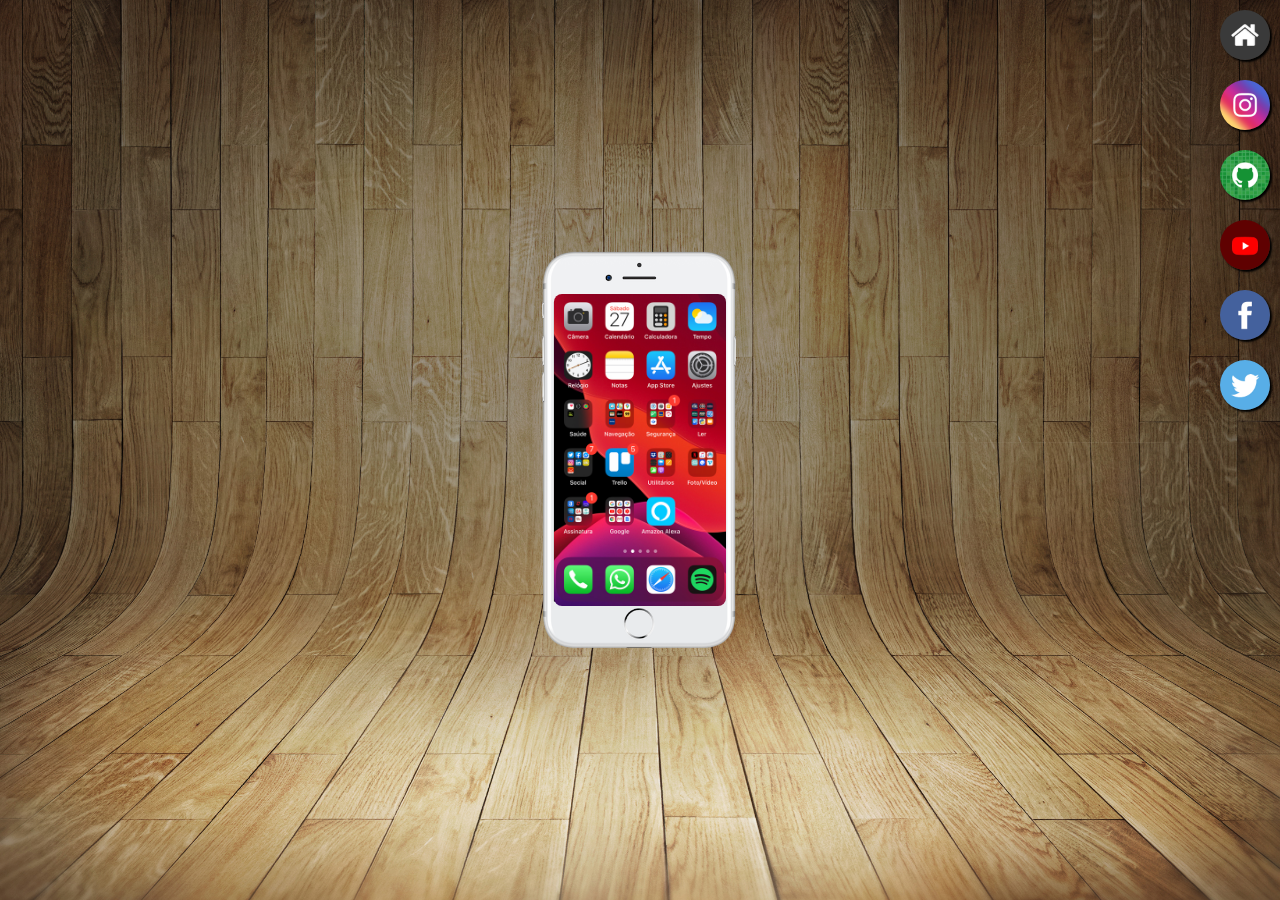
<file: index.html>
<!DOCTYPE html>
<html lang="pt-br">
<head>
    <meta charset="UTF-8">
    <meta name="viewport" content="width=device-width, initial-scale=1.0">
    <title>Projeto Redes Sociais</title>
    <link rel="shortcut icon" href="favicon.ico" type="image/x-icon">
    <link rel="stylesheet" href="estilos/style.css">
</head>
<body>
    <main>
        <section id="telefone">
            <iframe src="home.html" frameborder="0" id="tela" name="tela">Seu navegador não é compatível</iframe>
                
        </section>
        <section id="redes-sociais">
            <a href="home.html" target="tela"><img src="imagens/logo-home.jpg" alt="home"></a>
            <a href="insta.html" target="tela"><img src="imagens/logo-instagram.jpg" alt="instagram"></a>
            <a href="github.html" target="tela"><img src="imagens/logo-github.jpg" alt="github"></a>
            <a href="yt.html" target="tela"><img src="imagens/logo-youtube.jpg" alt="youtube"></a>
            <a href="face.html" target="tela"><img src="imagens/logo-facebook.jpg" alt="facebook"></a>
            <a href="twitter.html" target="tela"><img src="imagens/logo-twitter.jpg" alt="twitter"></a>
        </section>
    </main>
</body>
</html>
</file>
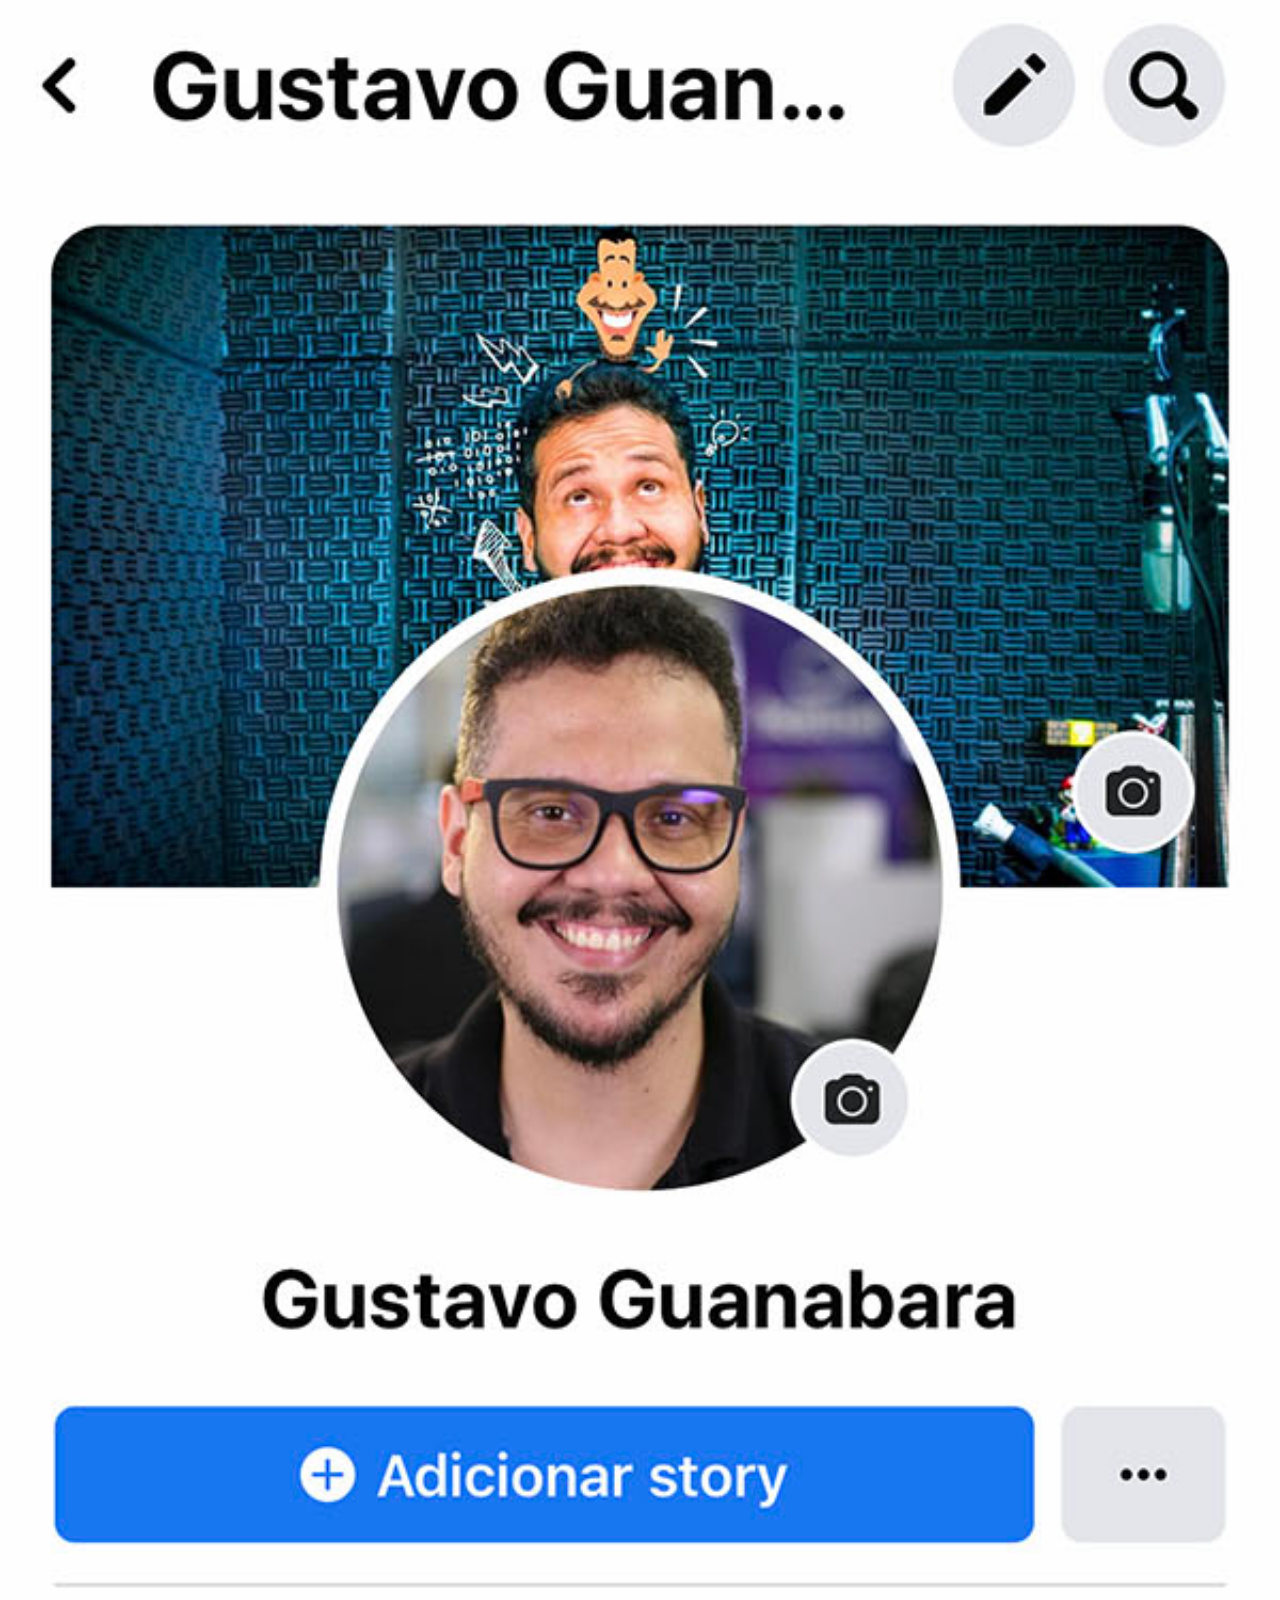
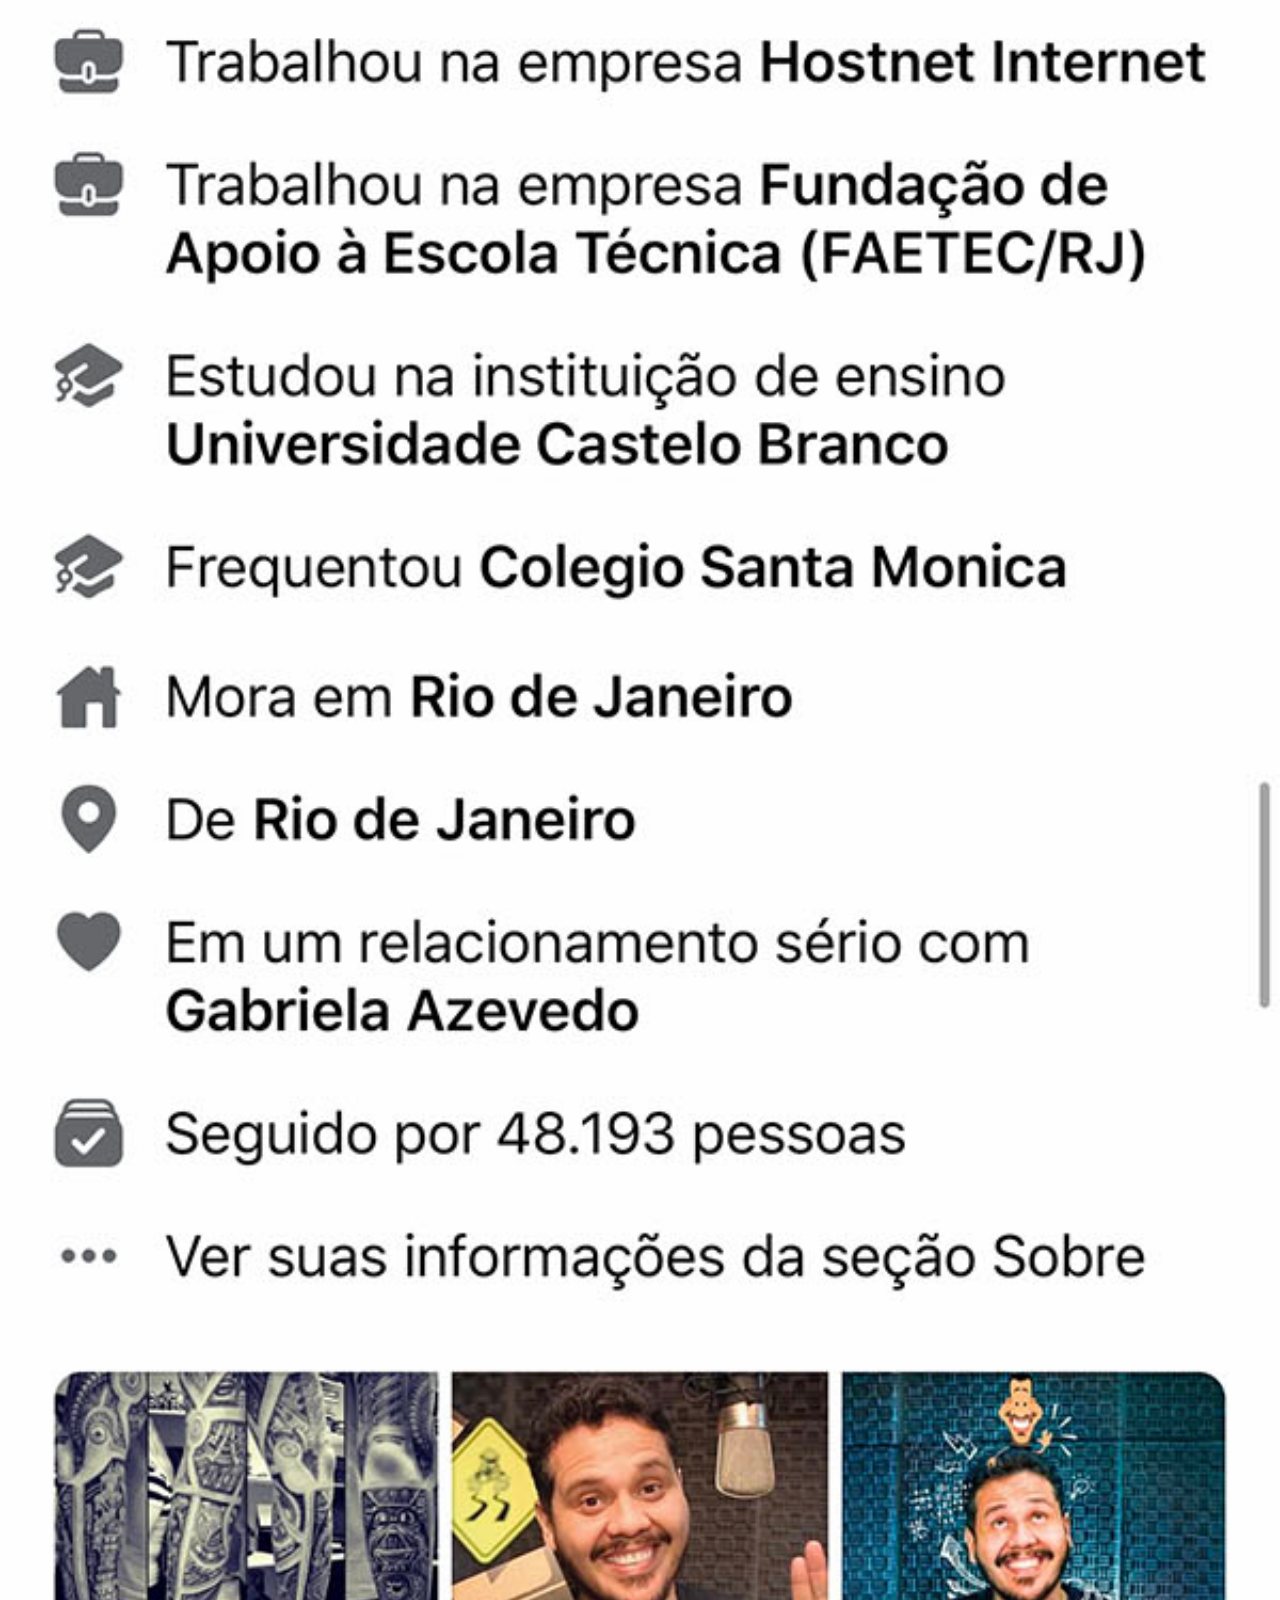
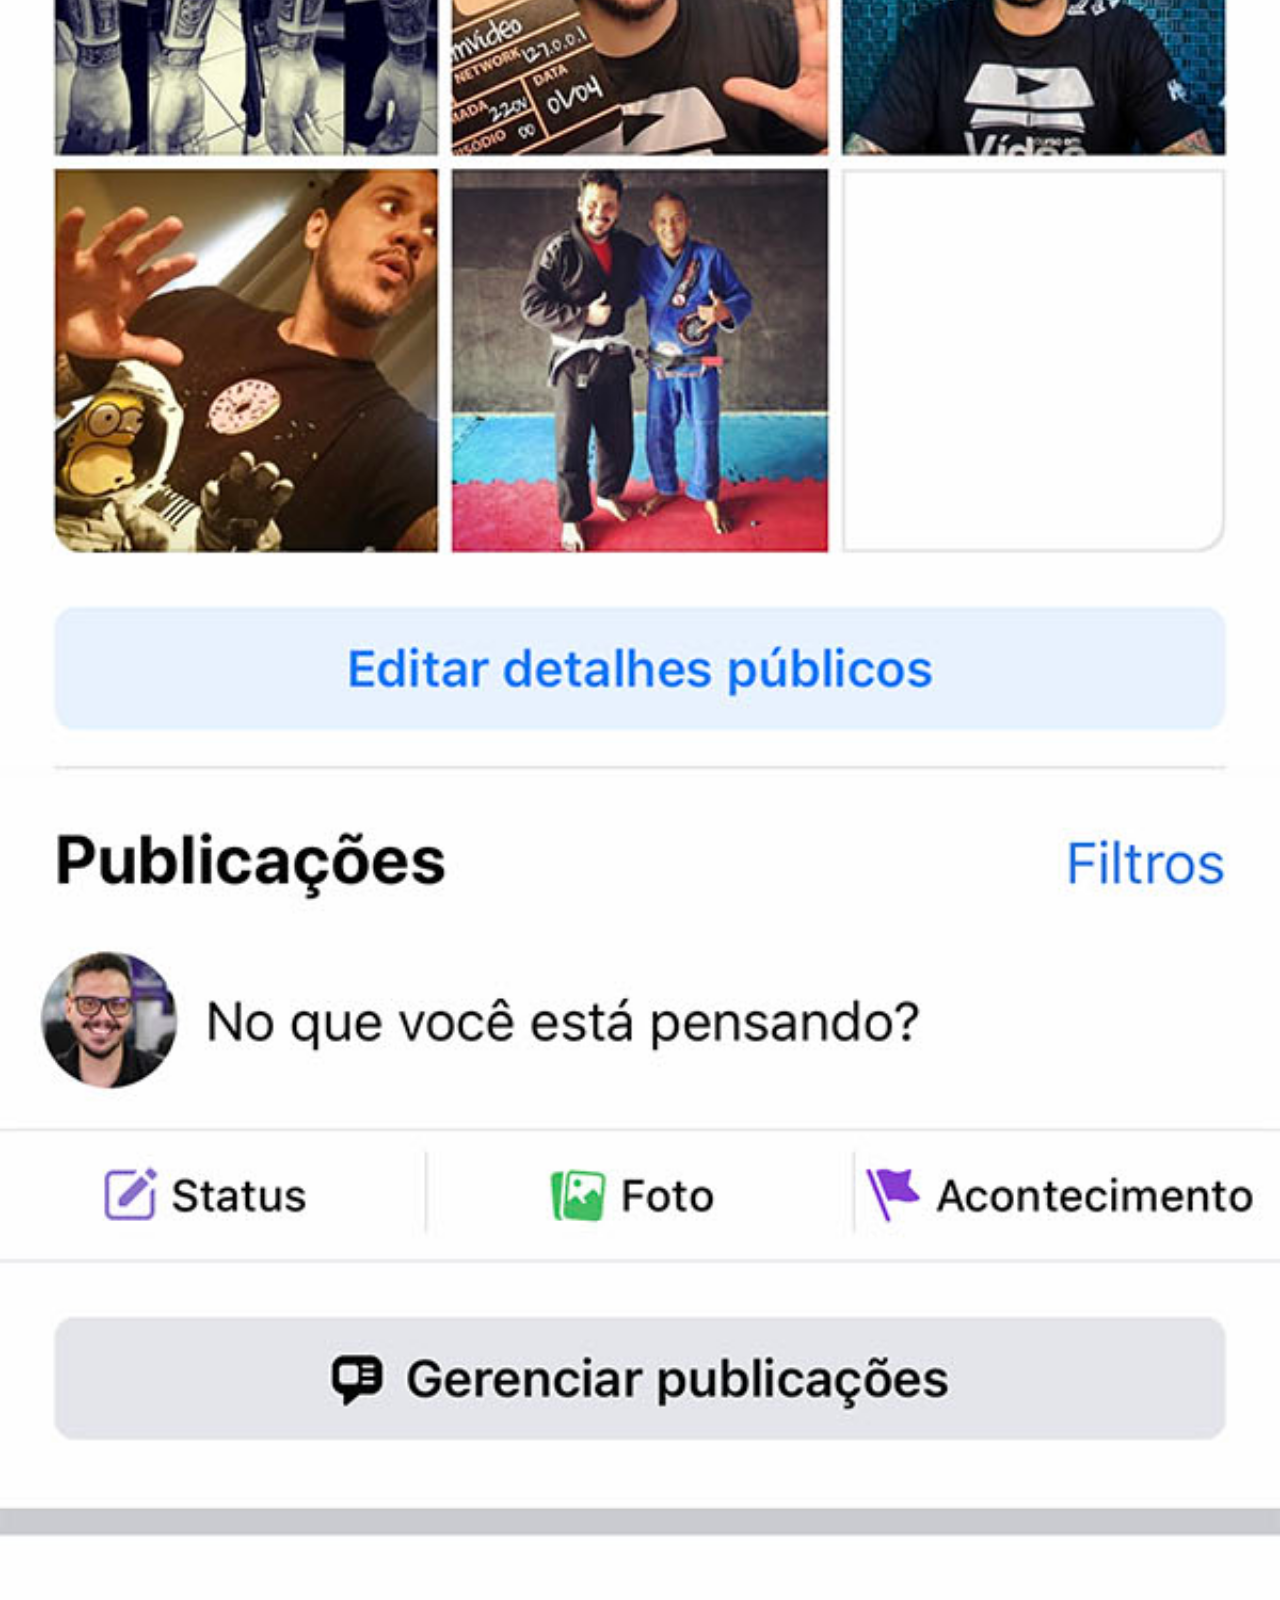
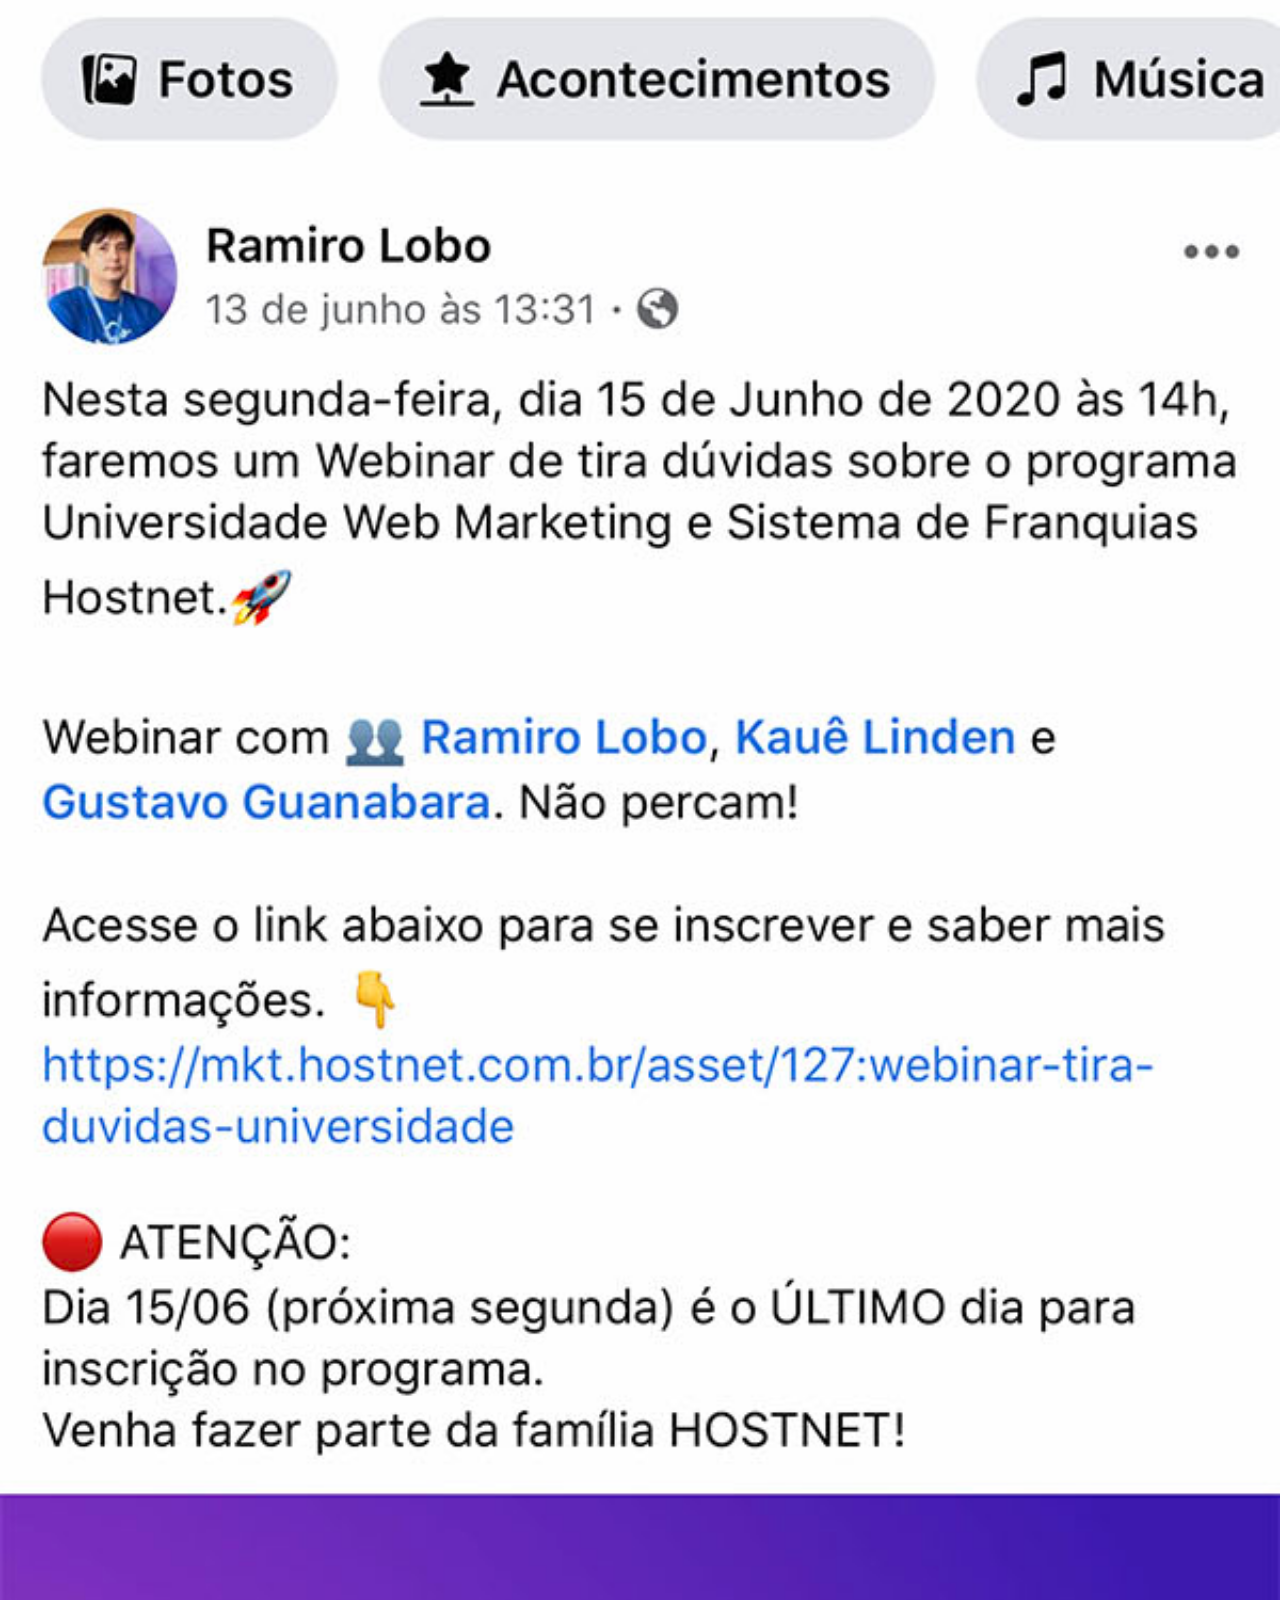
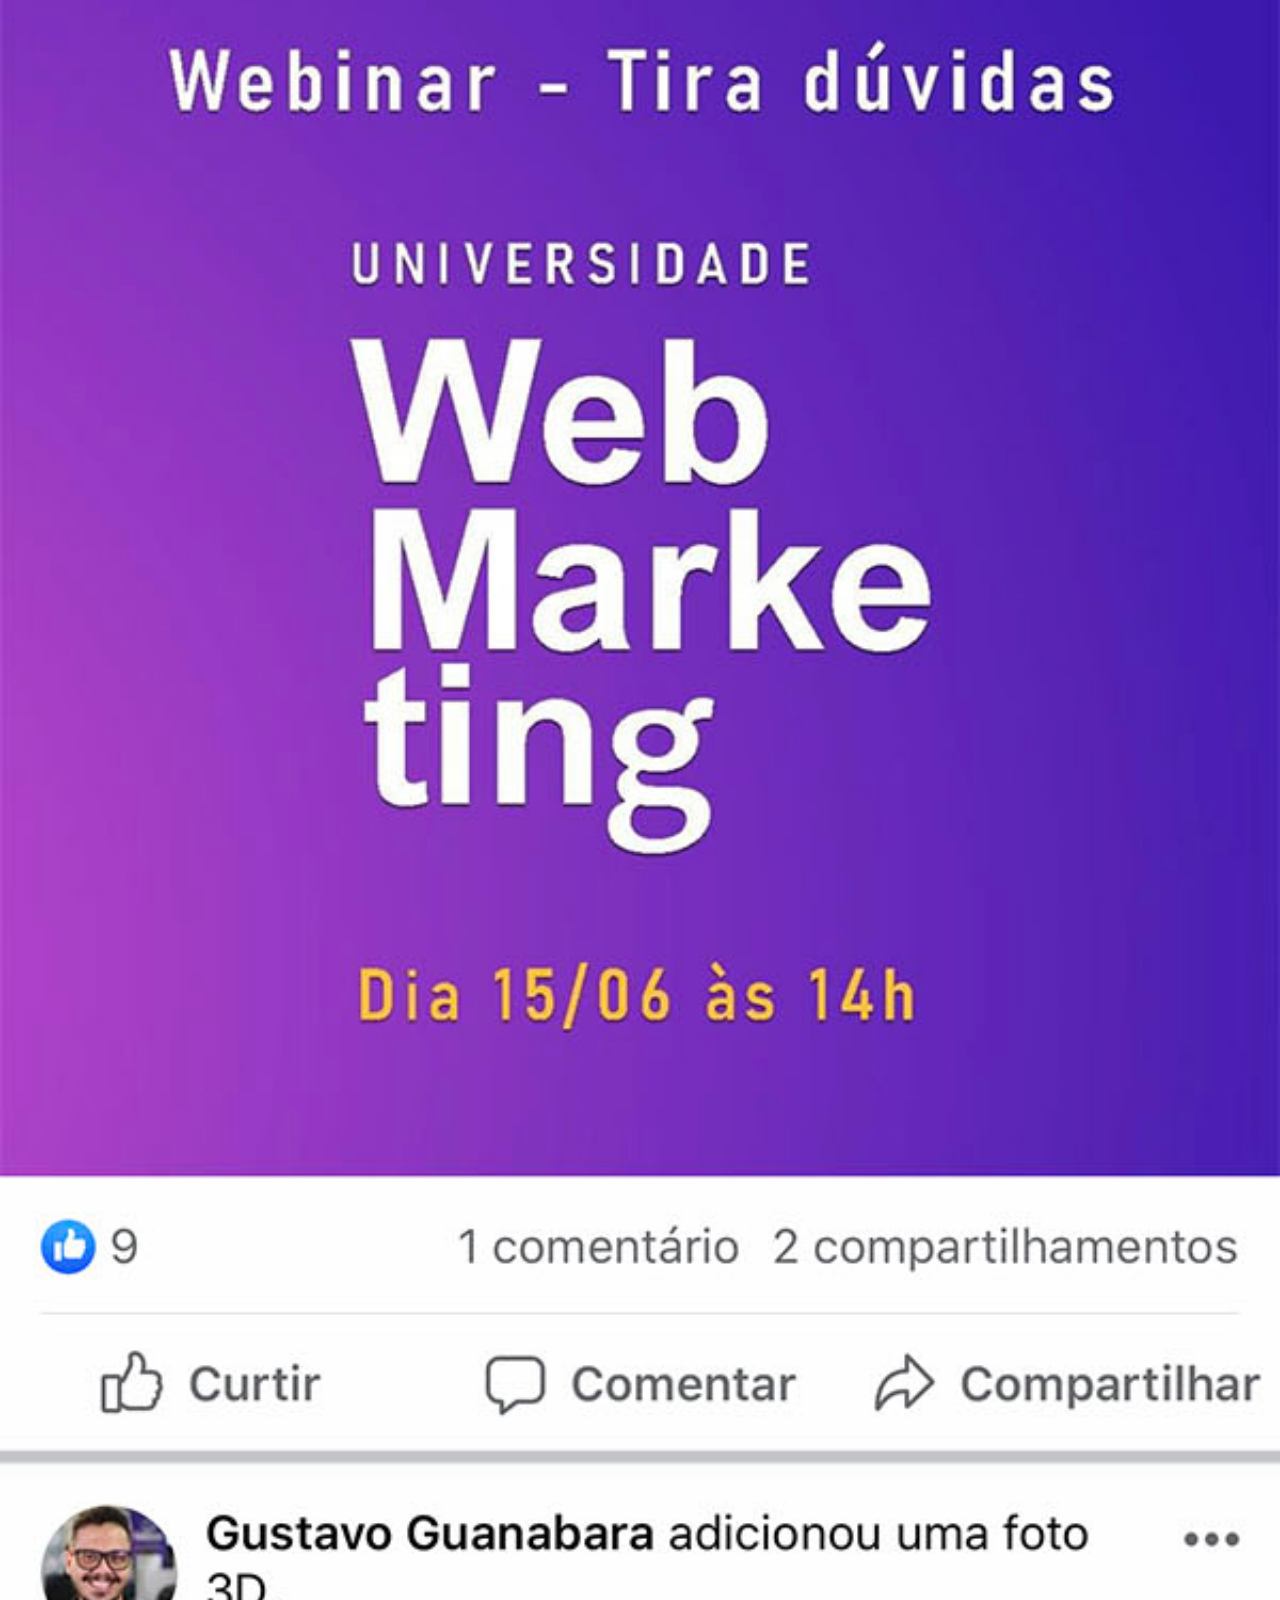
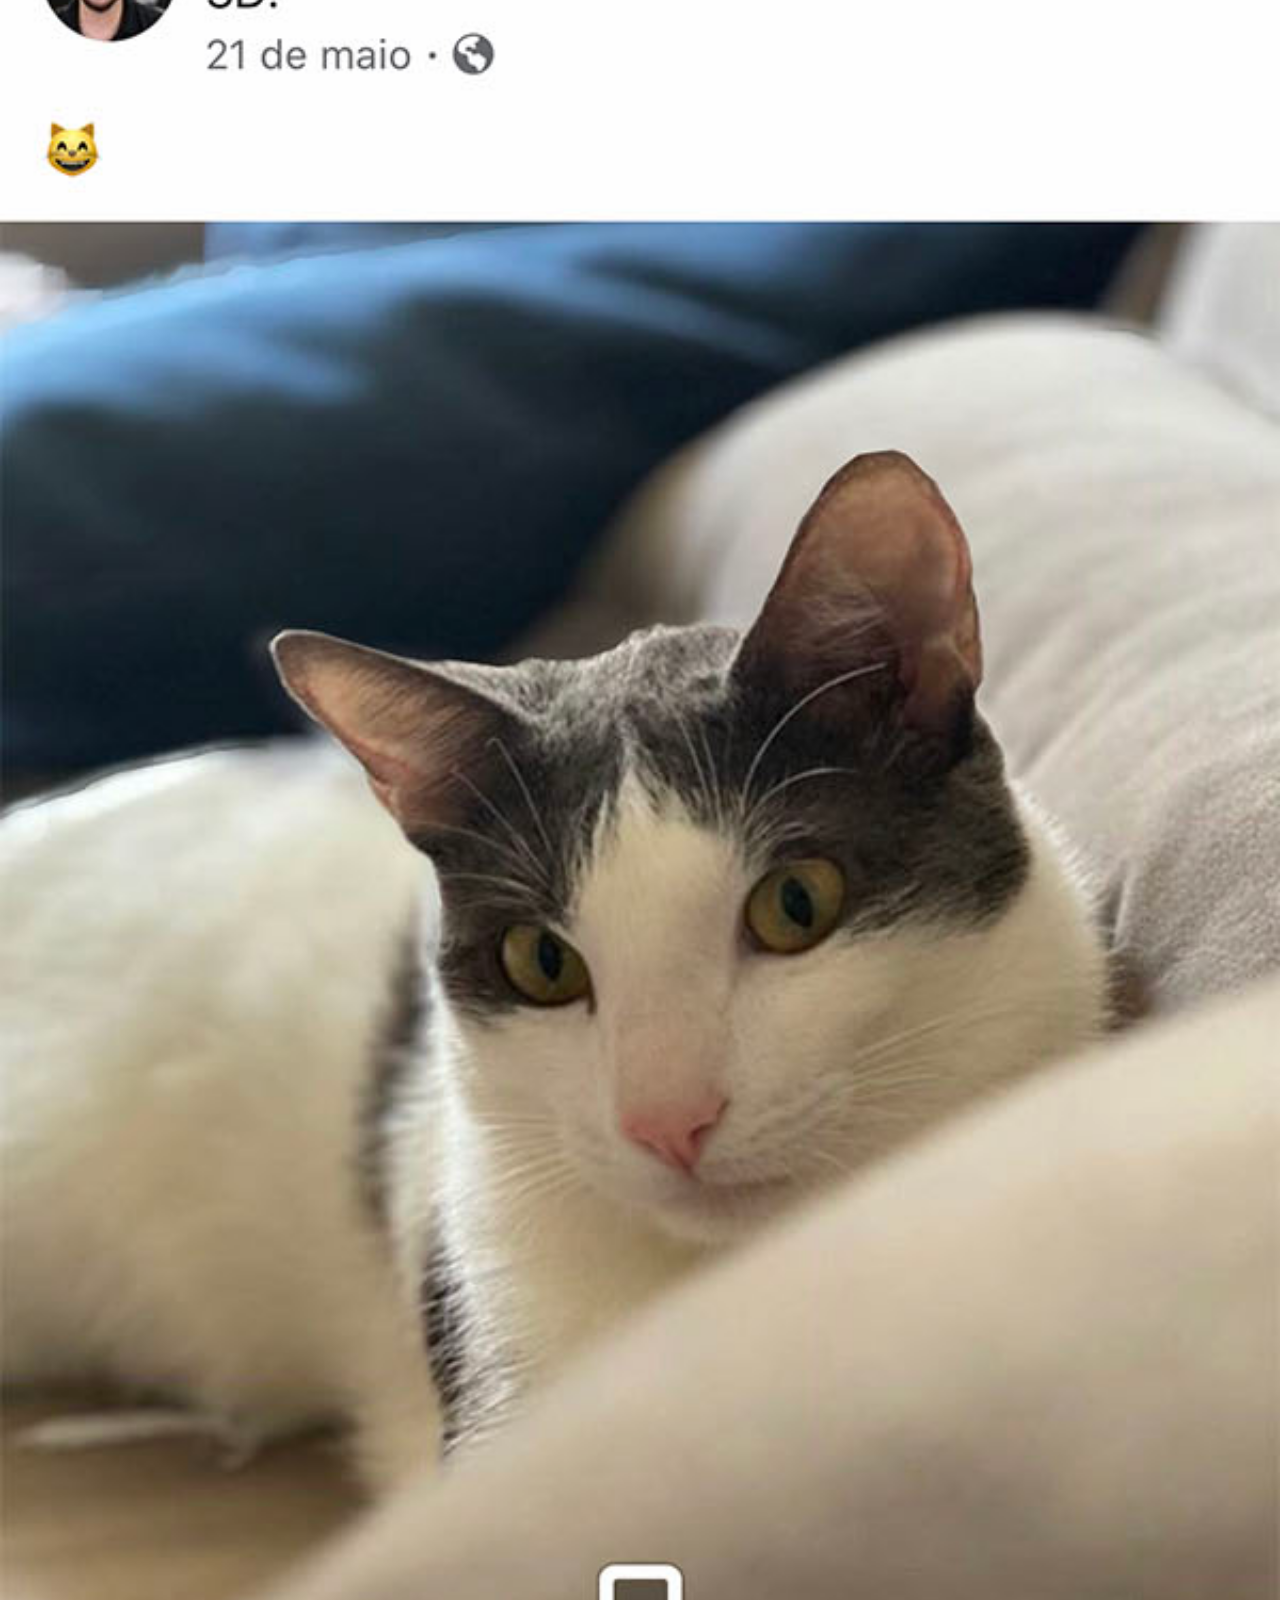
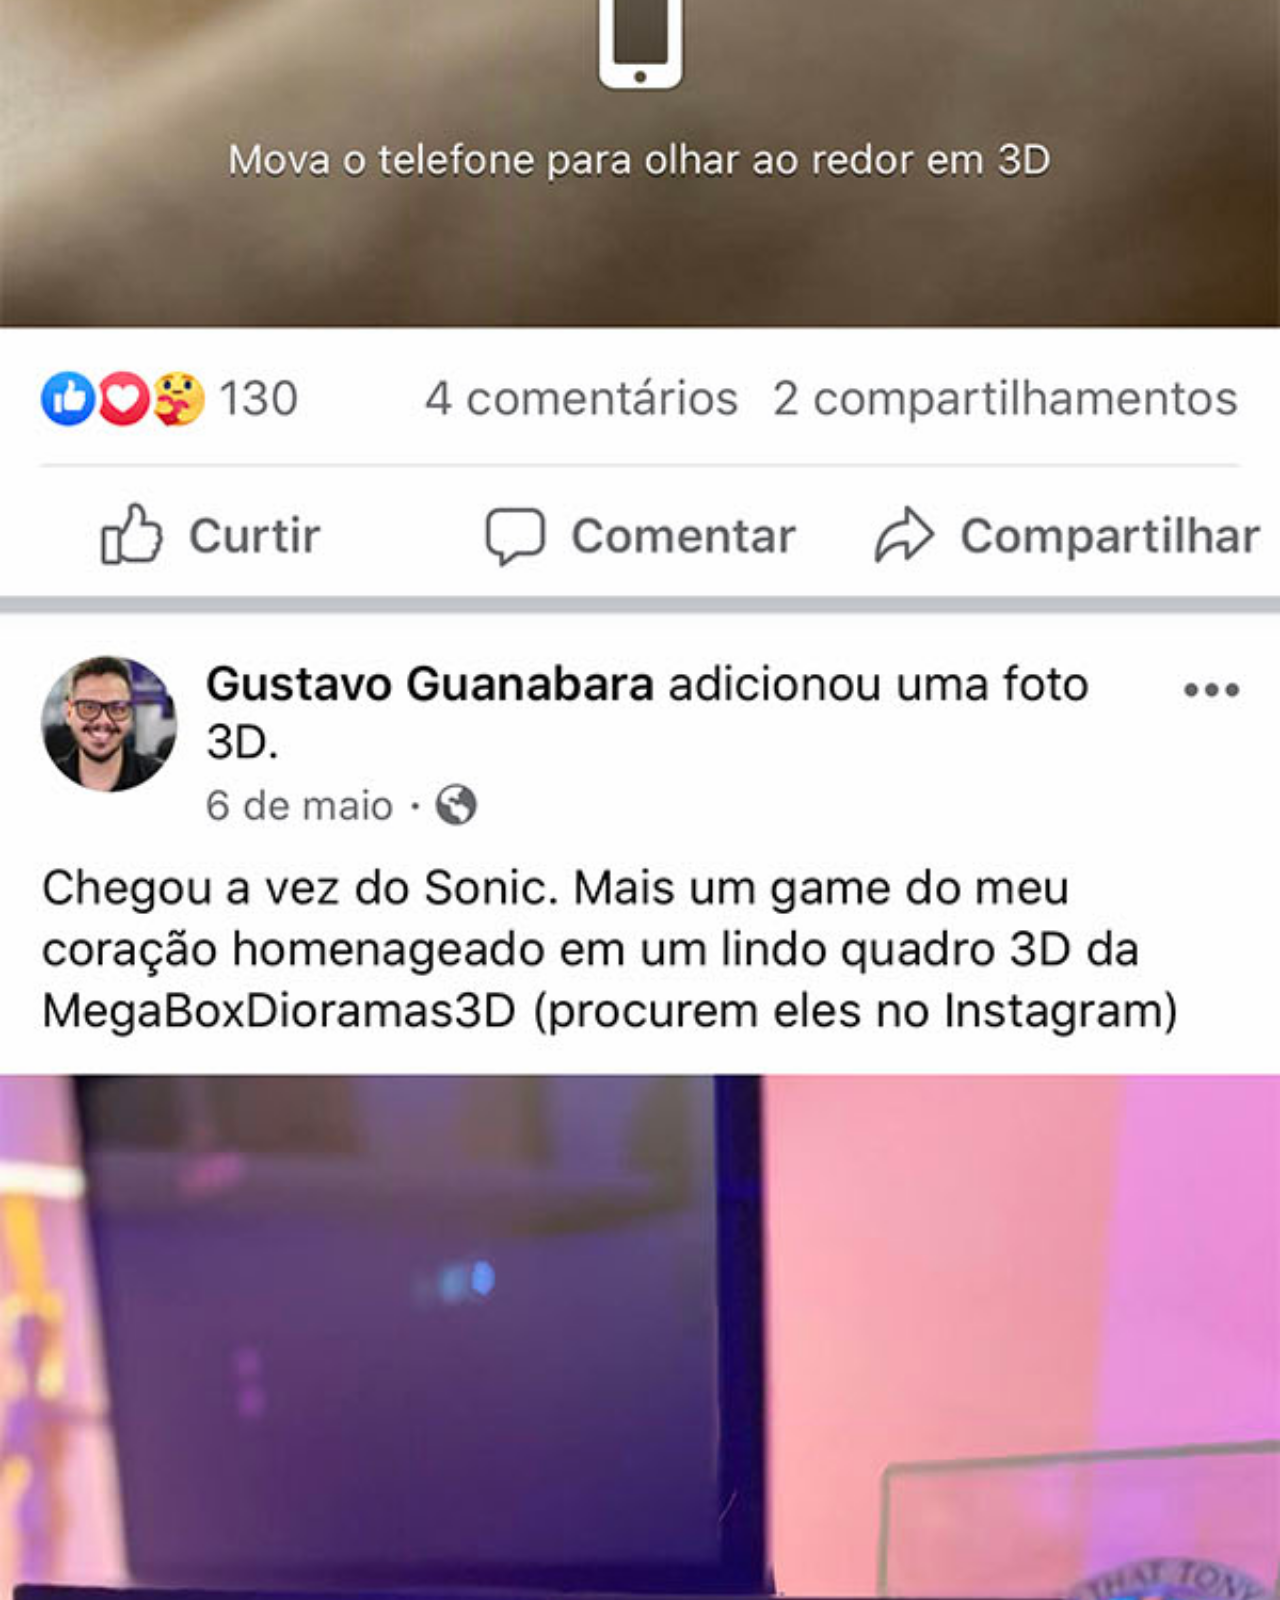
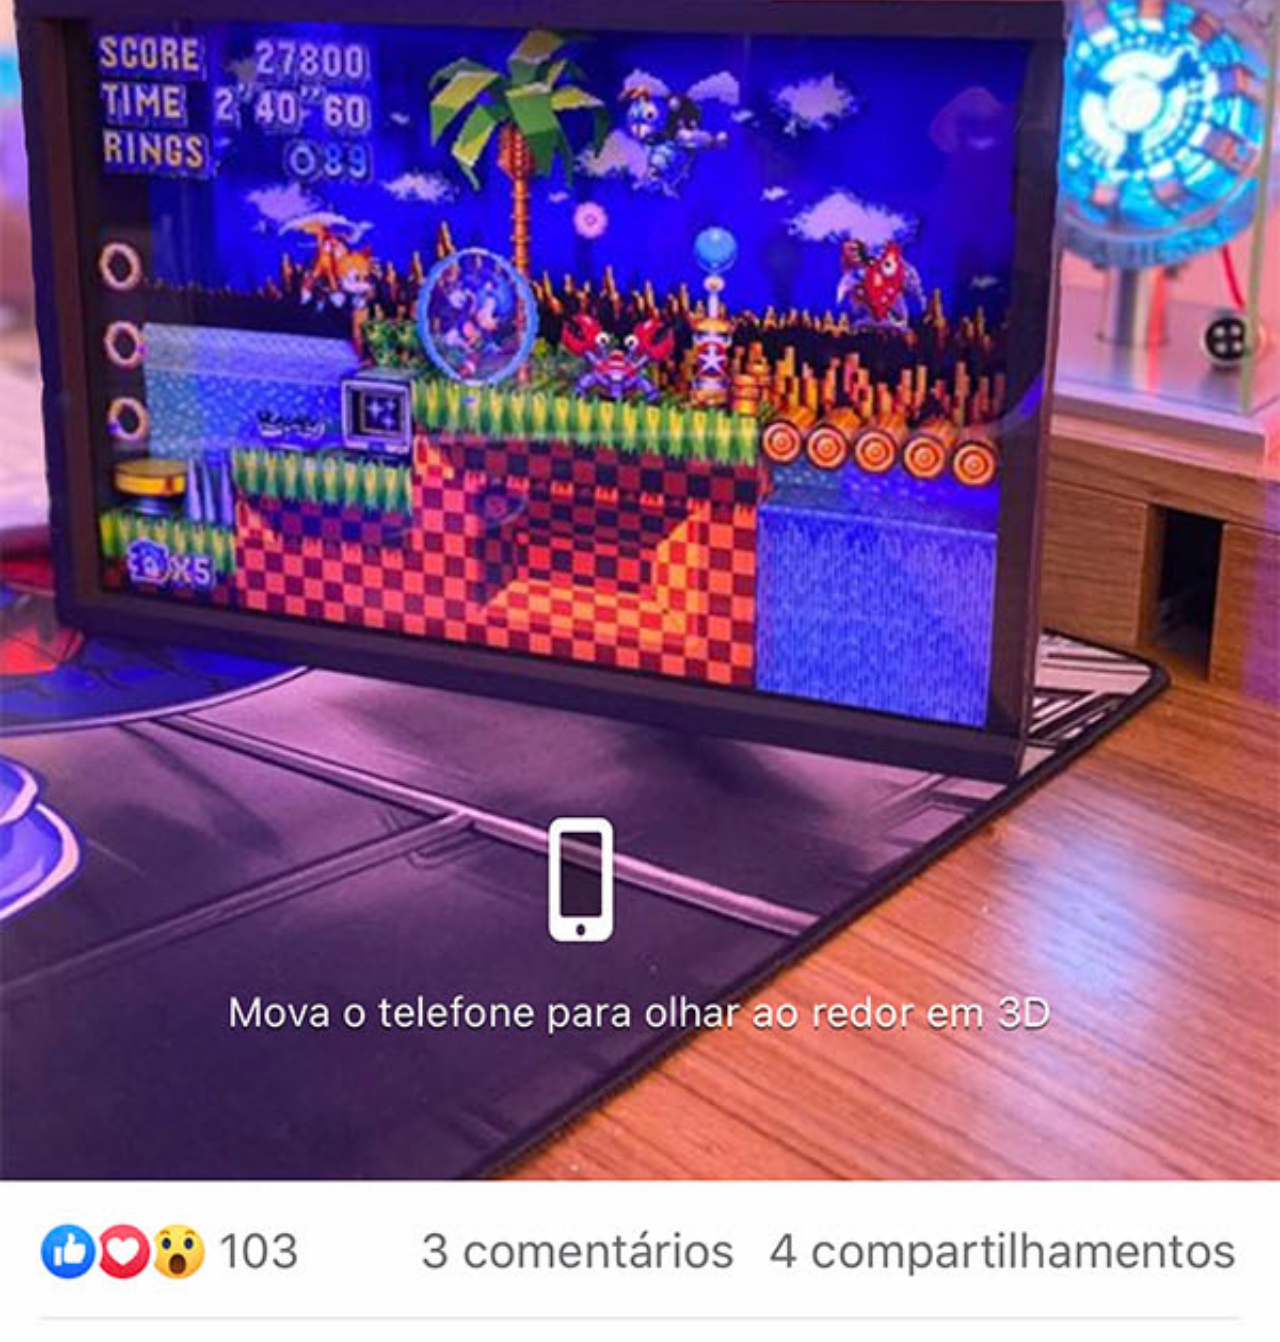
<file: face.html>
<!DOCTYPE html>
<html lang="pt-br">
<head>
    <meta charset="UTF-8">
    <meta name="viewport" content="width=device-width, initial-scale=1.0">
    <title>Facebook</title>
    <link rel="stylesheet" href="estilos/social.css">
</head>
<body>
    <img src="imagens/tela-facebook.jpg" alt="Facebook">
</body>
</html>
</file>
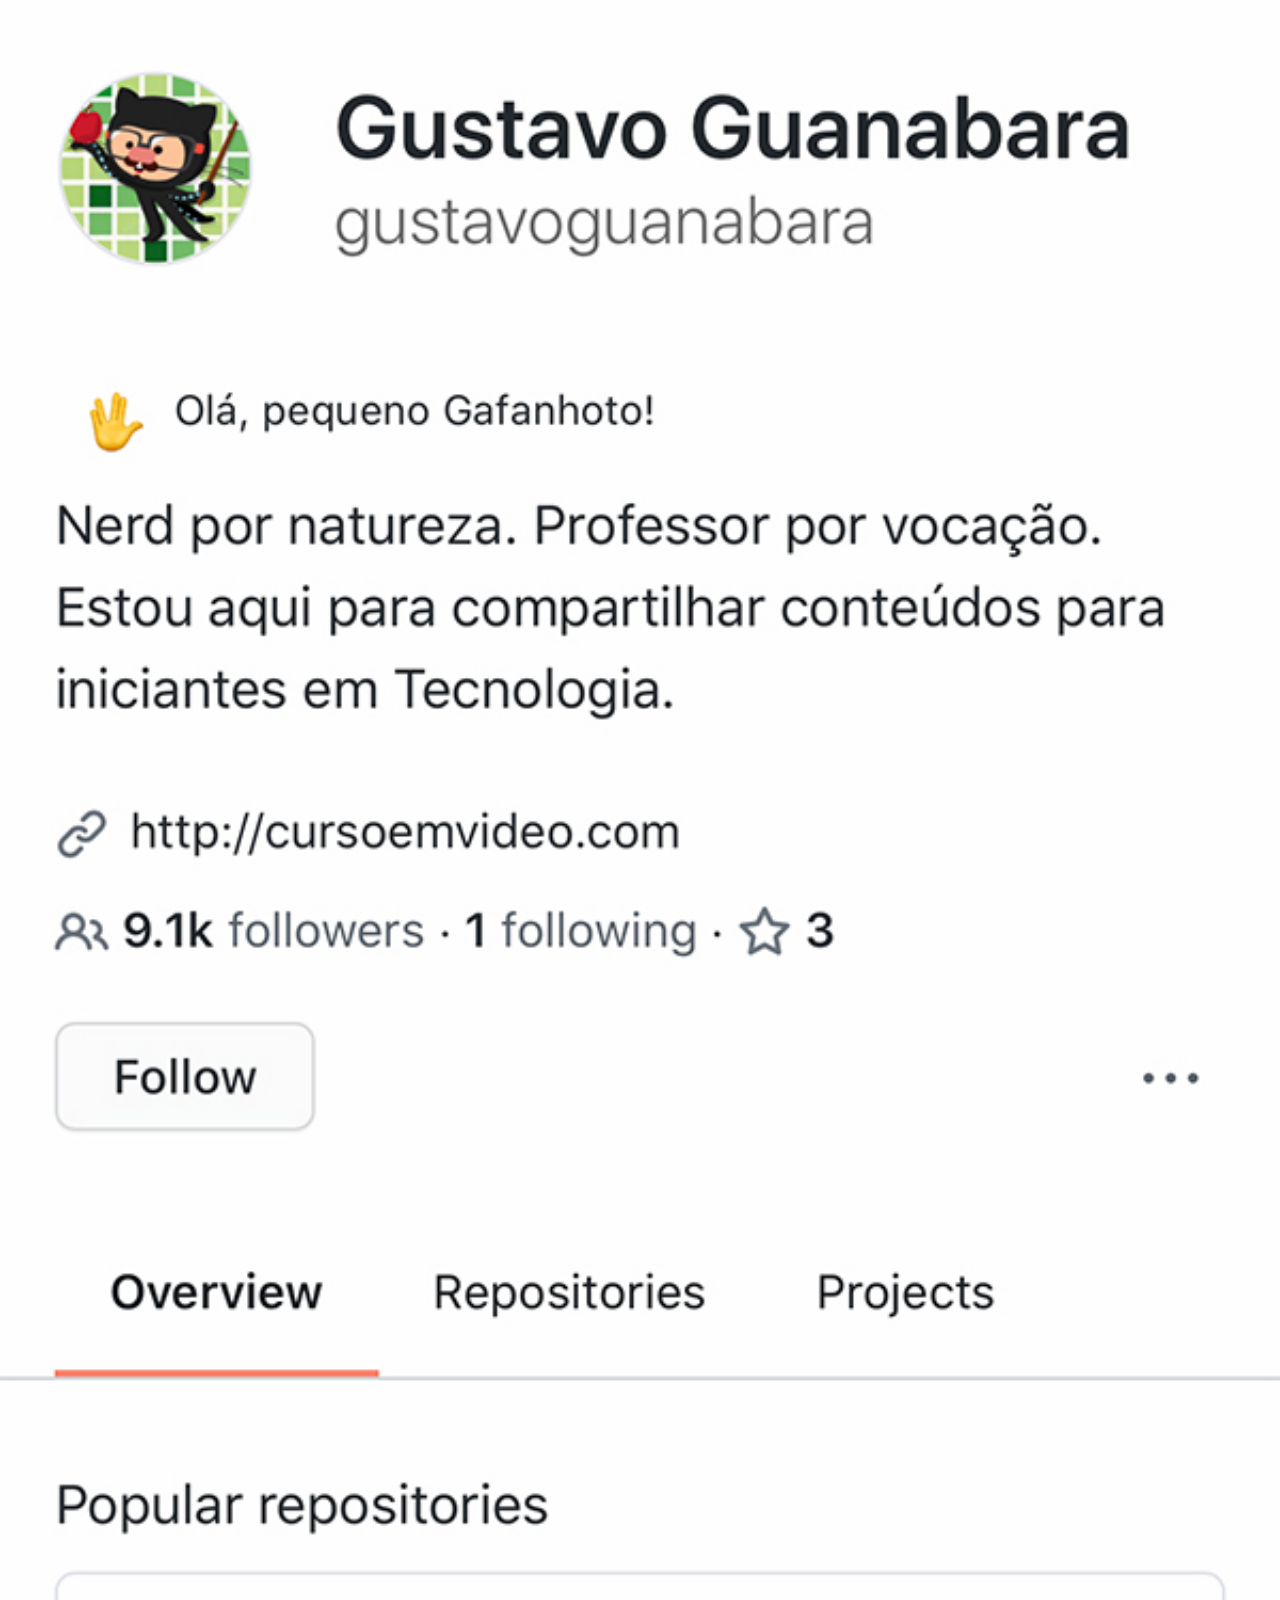
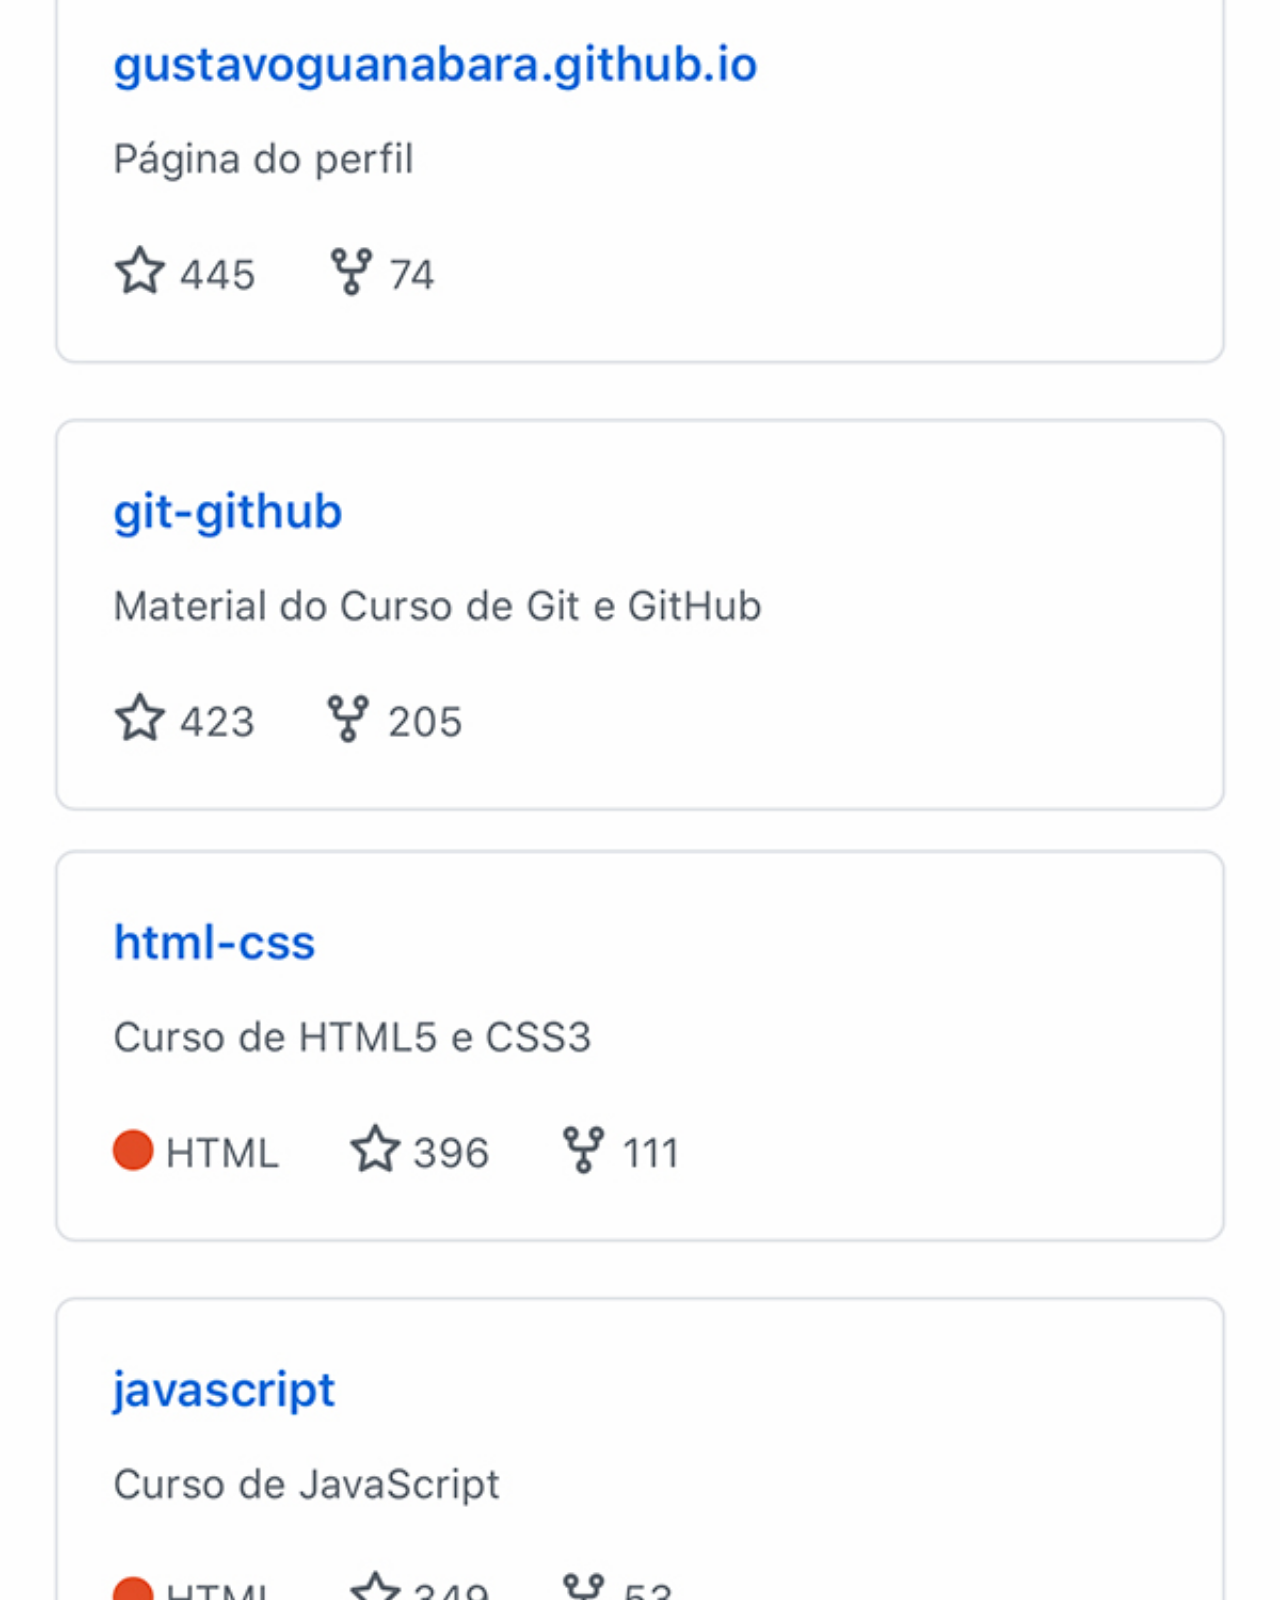
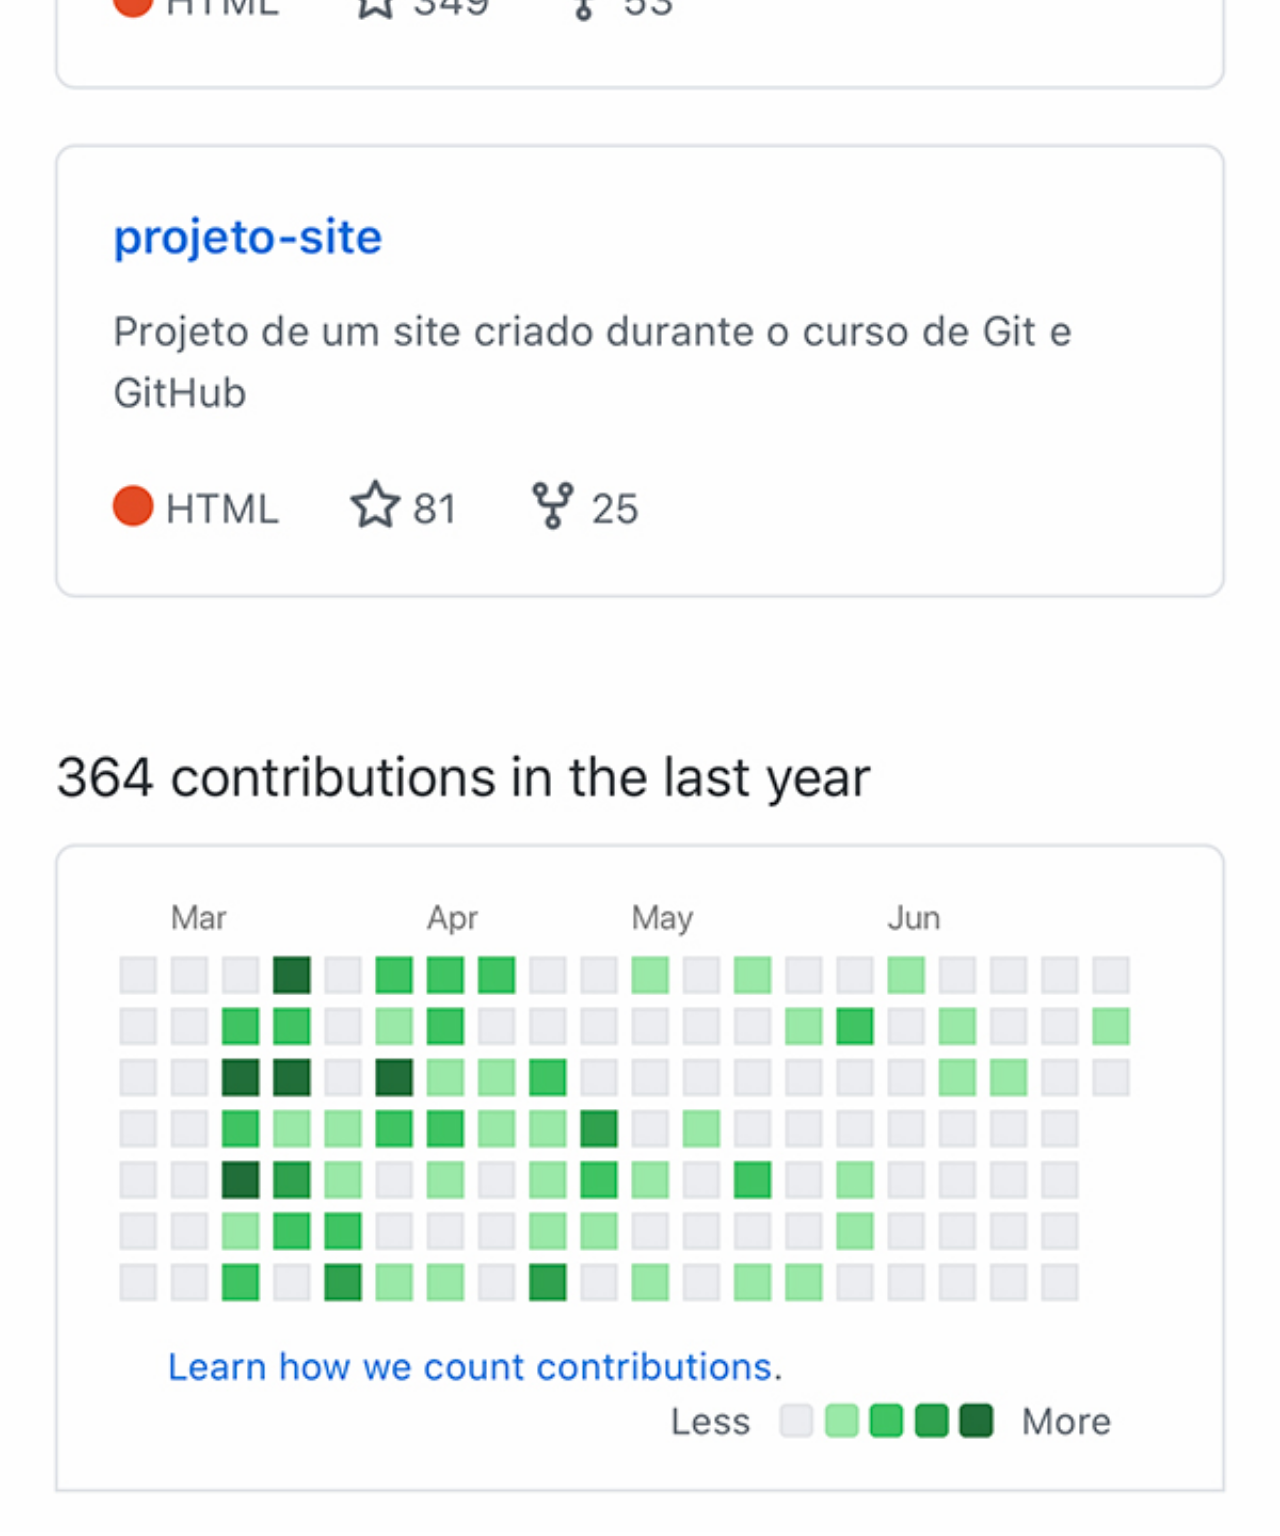
<file: github.html>
<!DOCTYPE html>
<html lang="pt-br">
<head>
    <meta charset="UTF-8">
    <meta name="viewport" content="width=device-width, initial-scale=1.0">
    <title>GitHub</title>
    <link rel="stylesheet" href="estilos/social.css">
</head>
<body>
    <img src="imagens/tela-github.jpg" alt="GitHub">
</body>
</html>
</file>
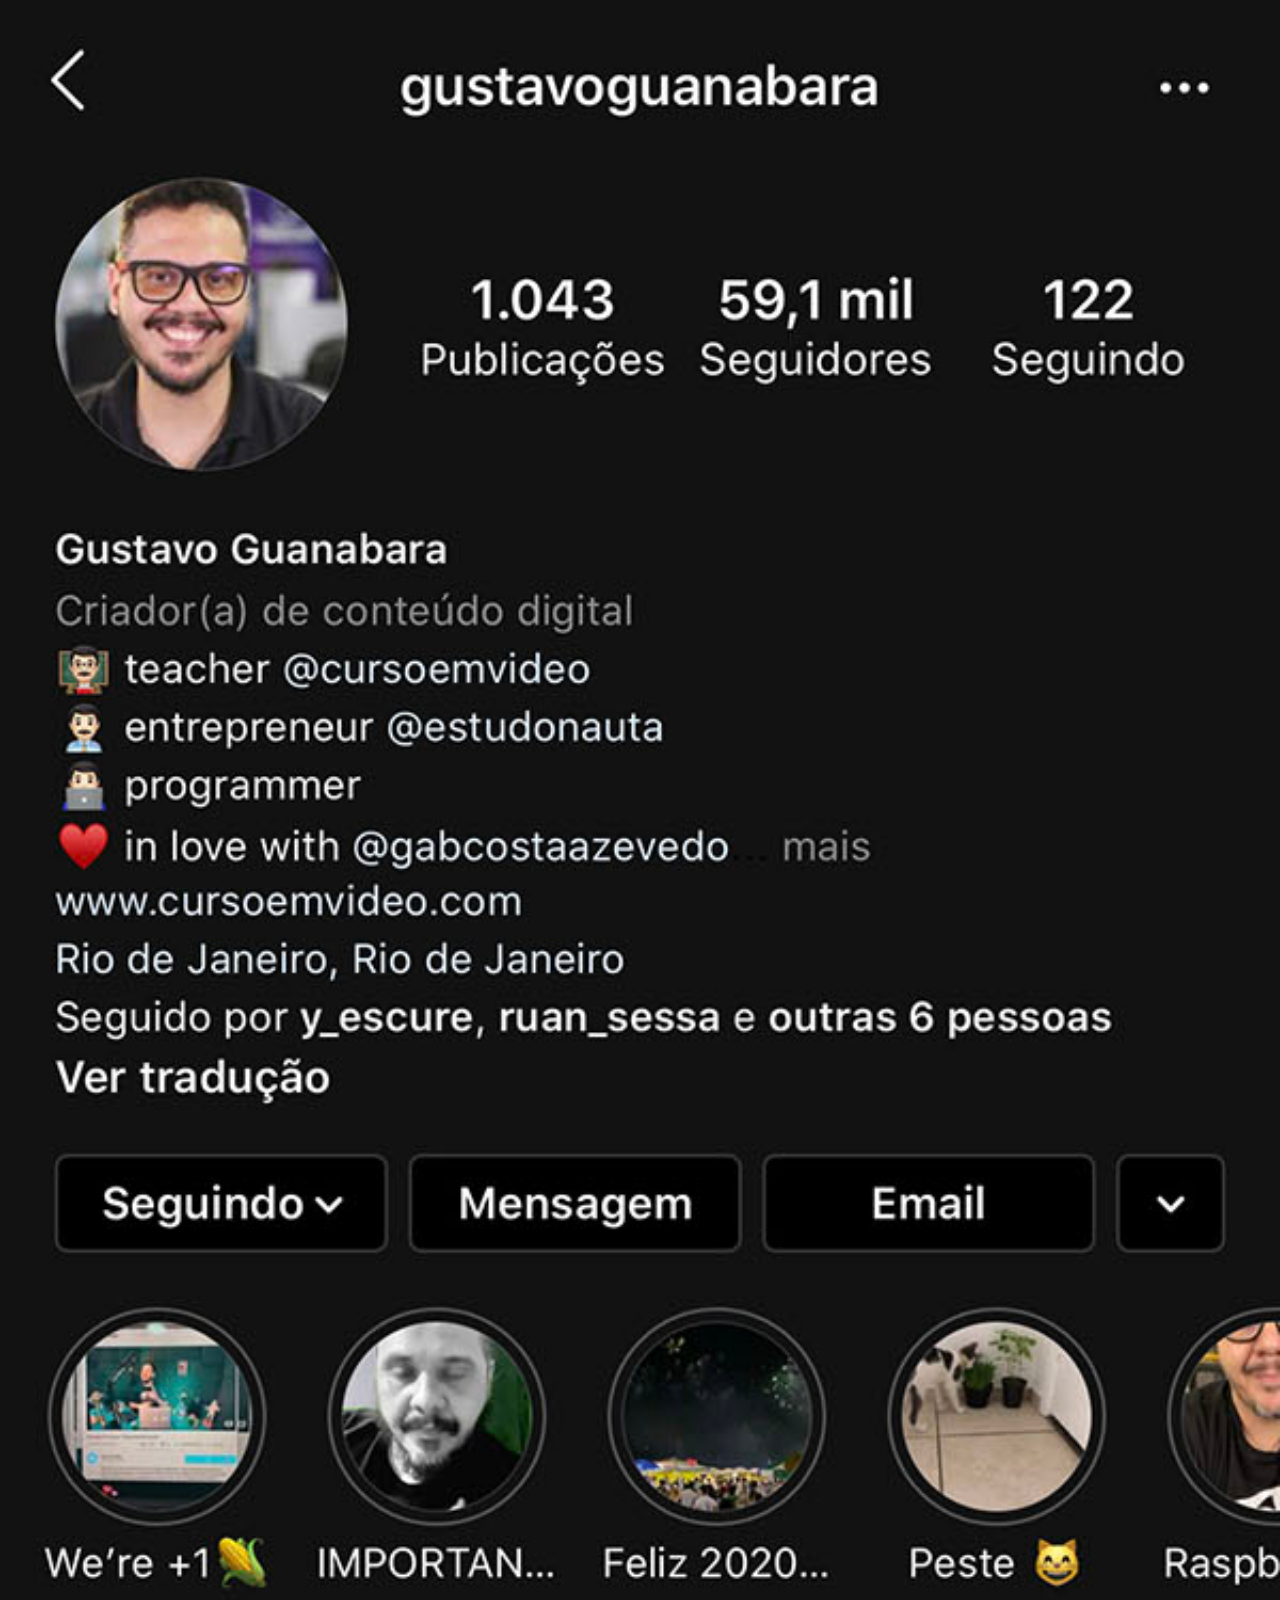
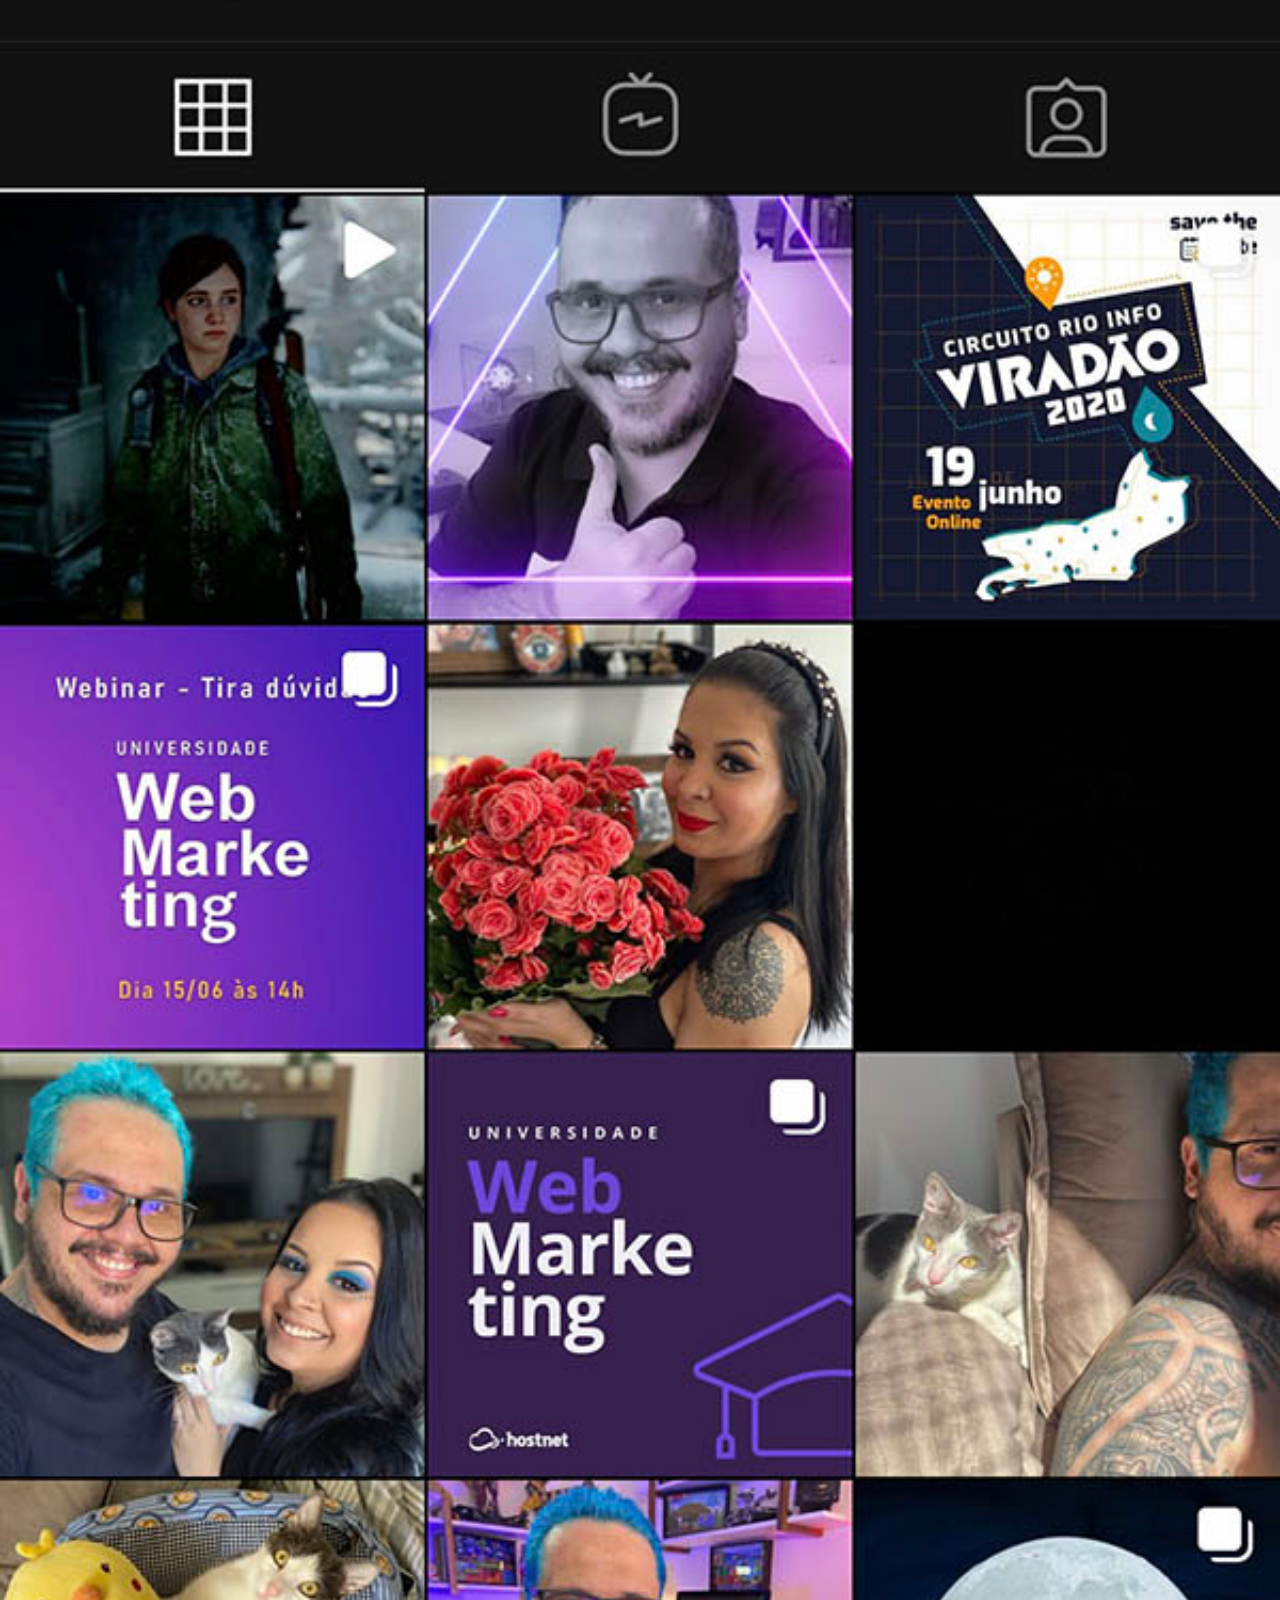
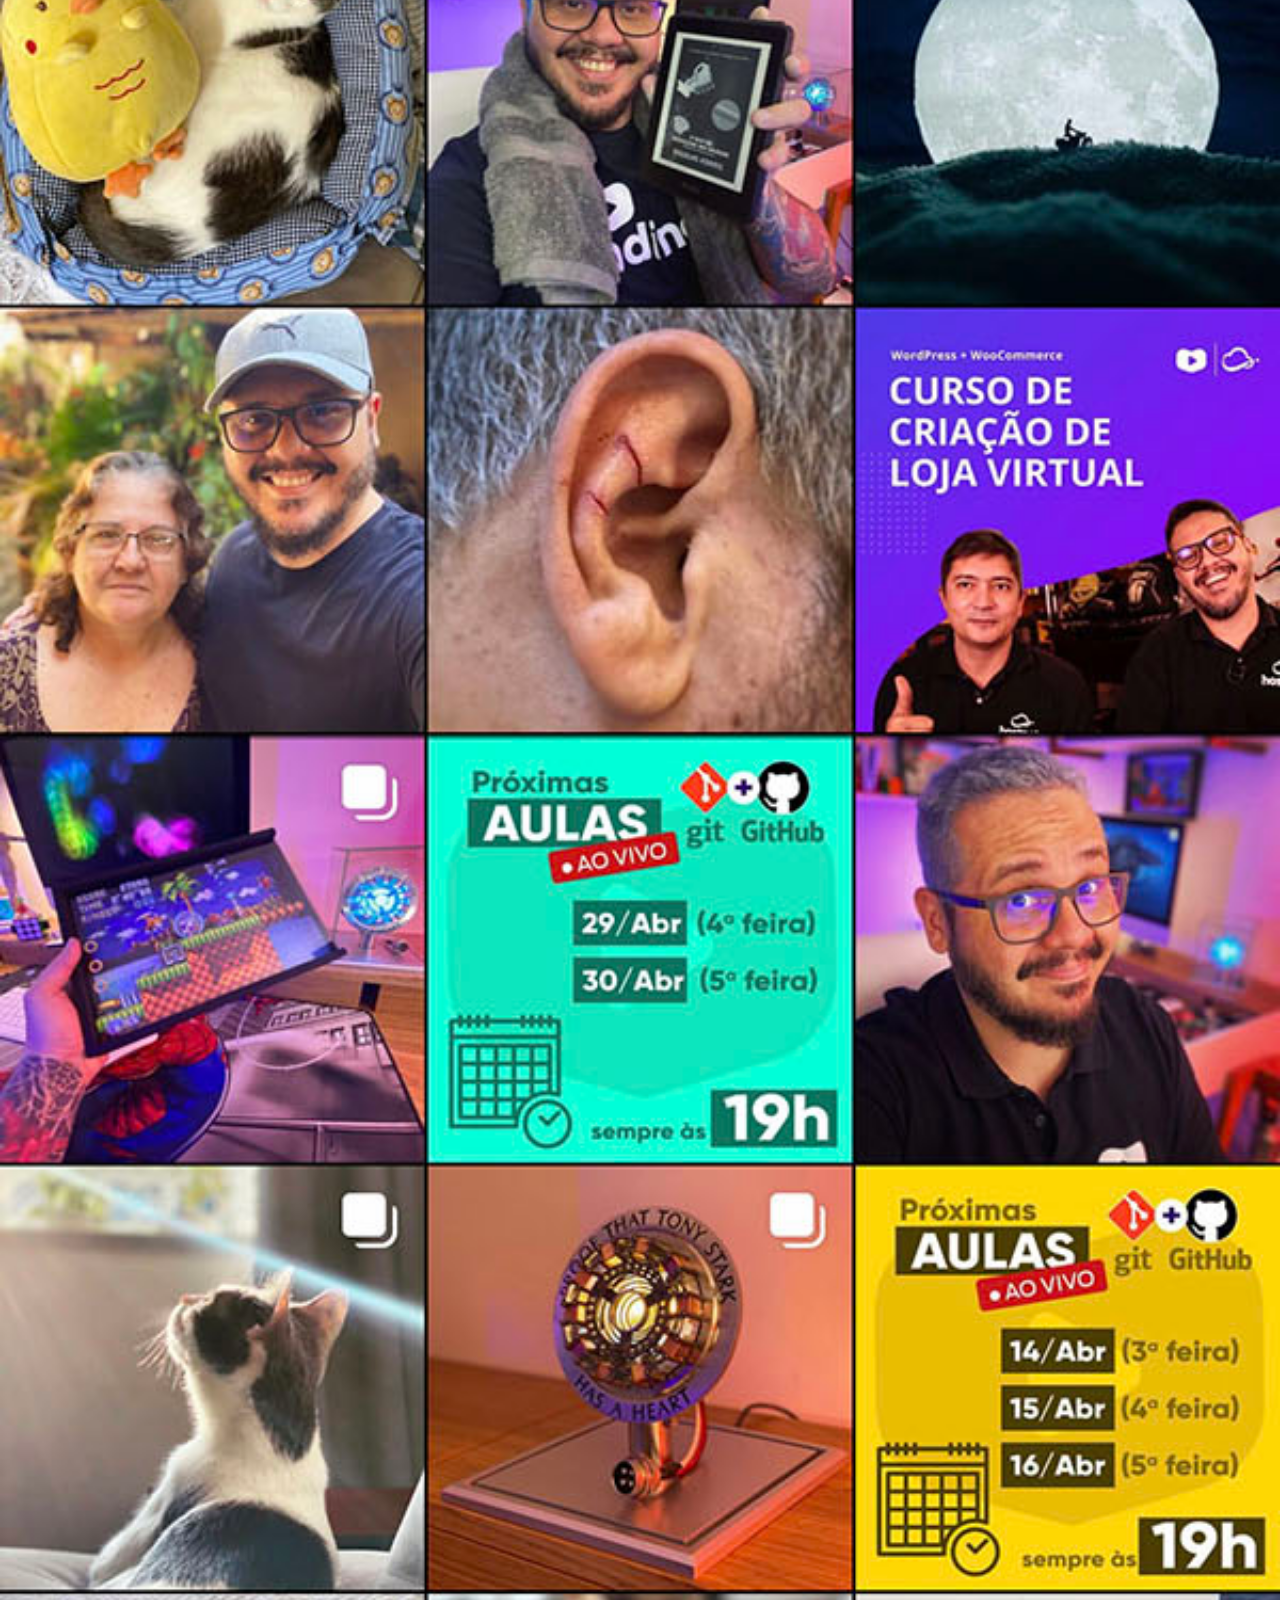
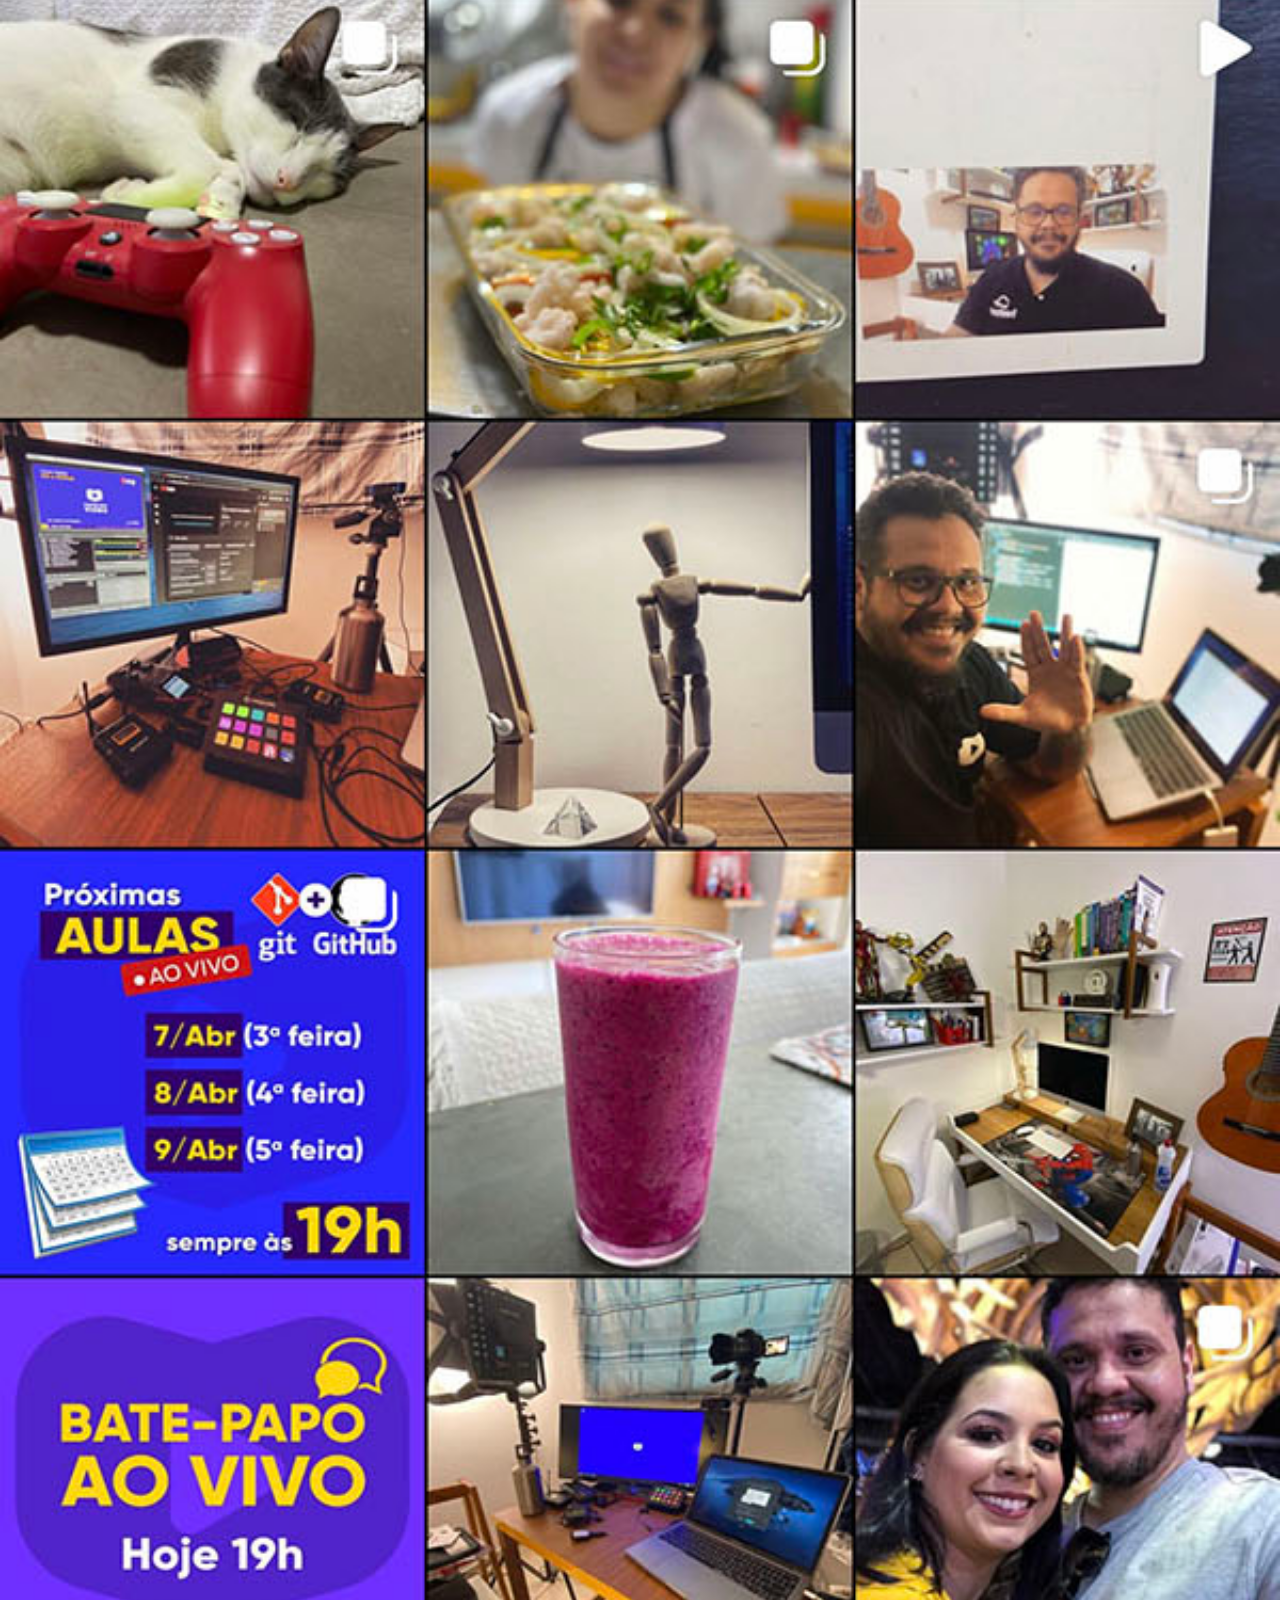
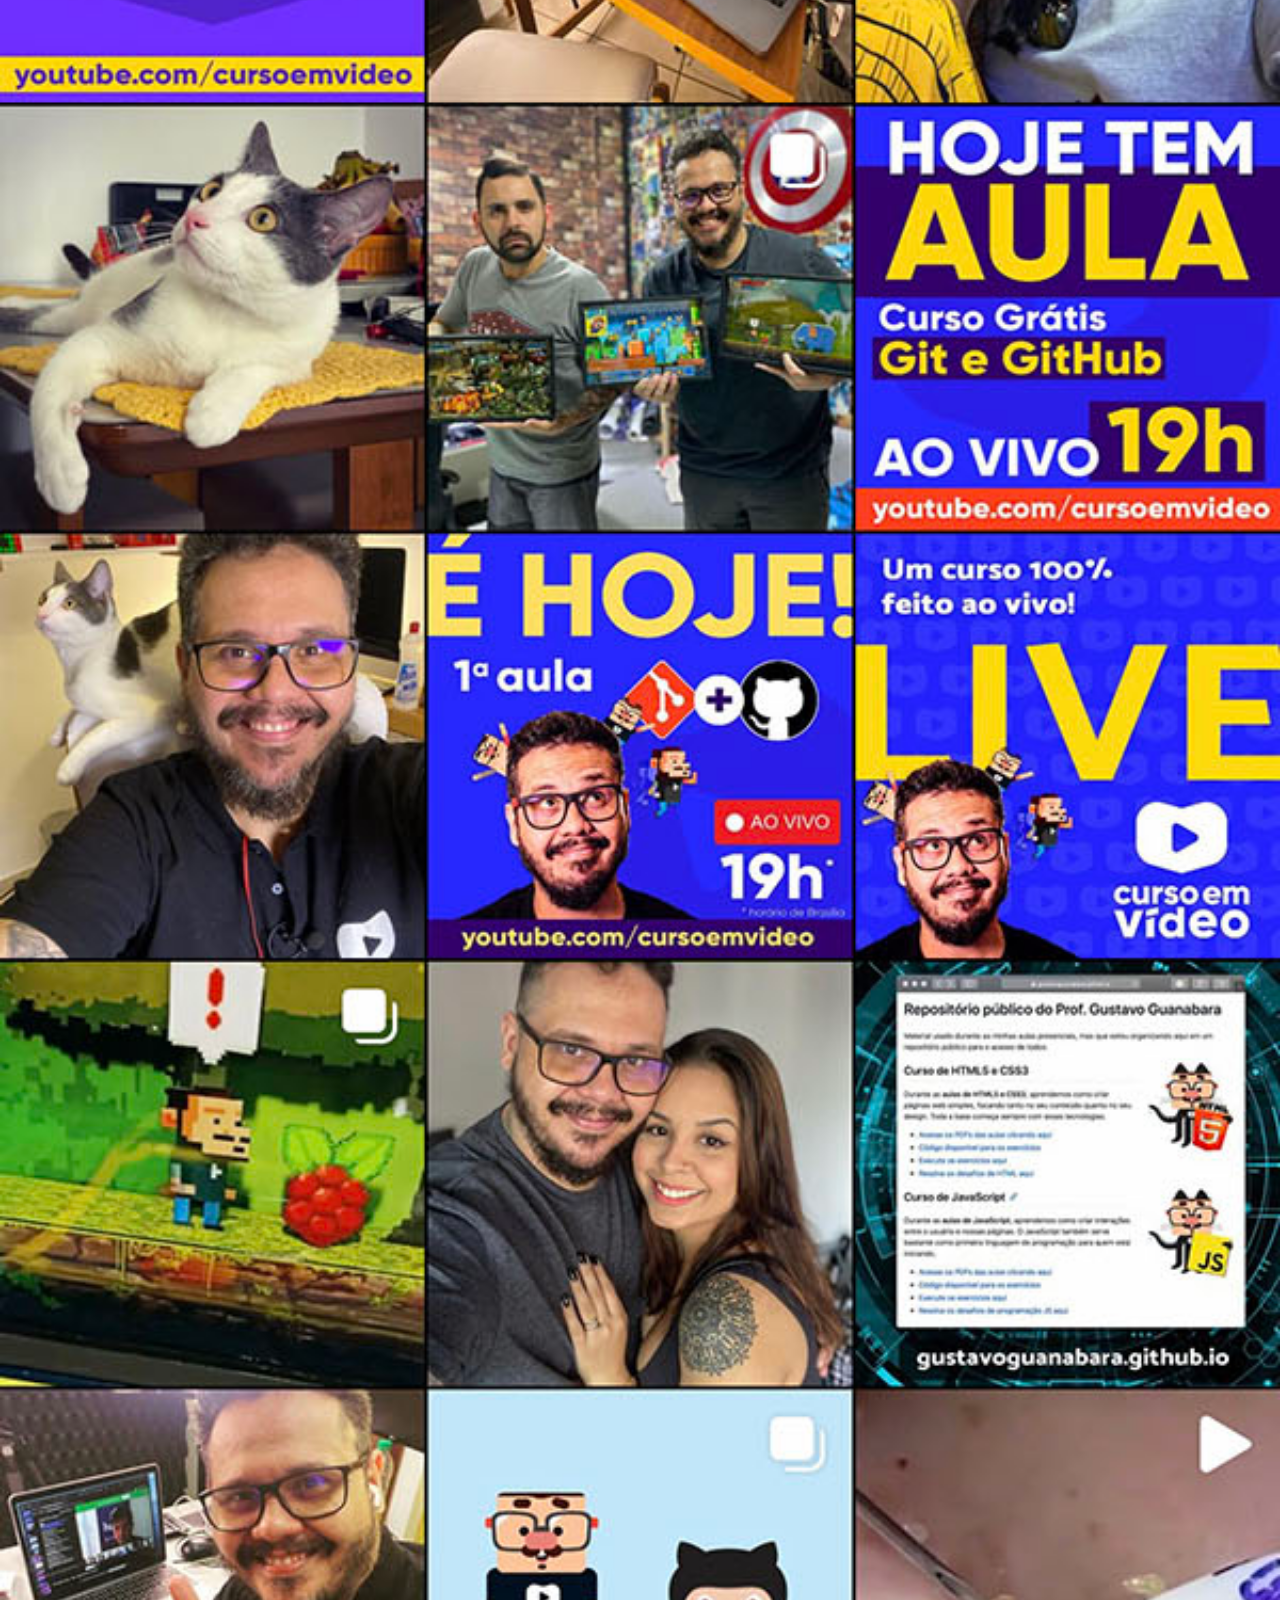
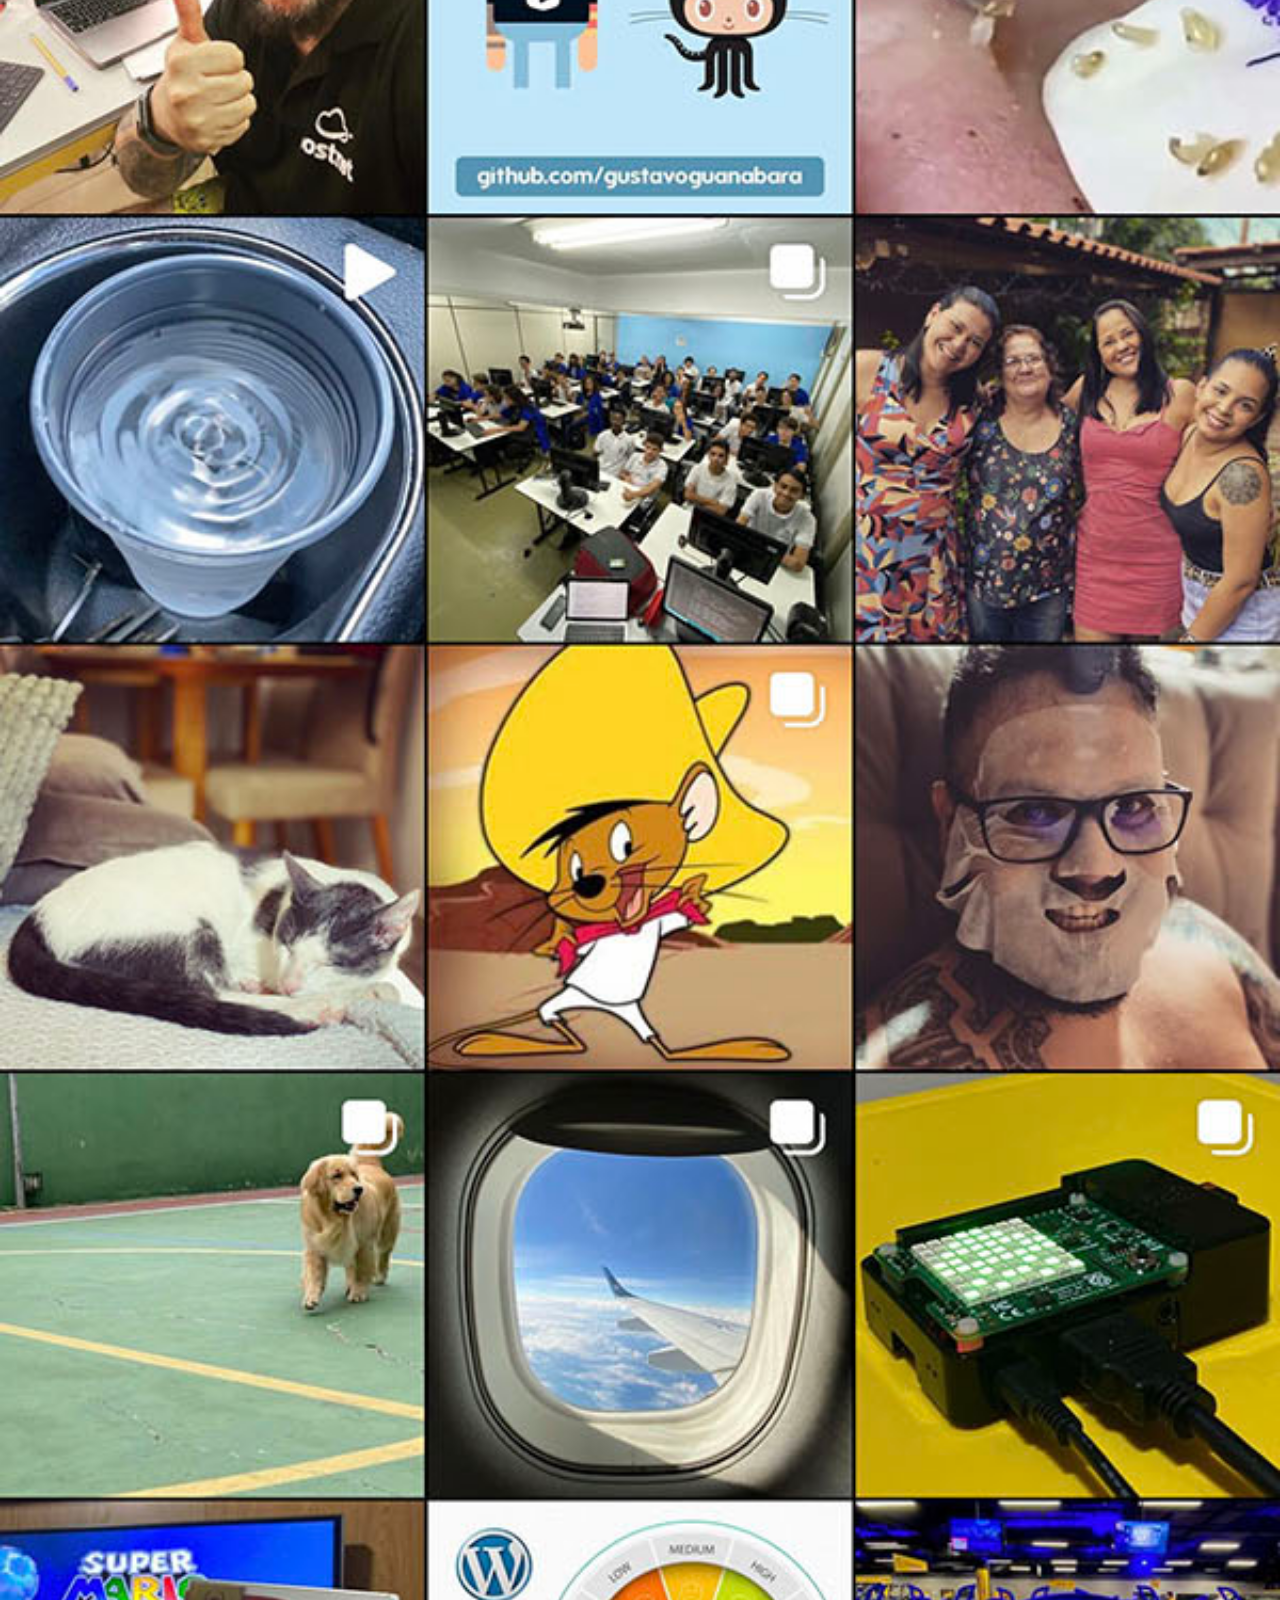
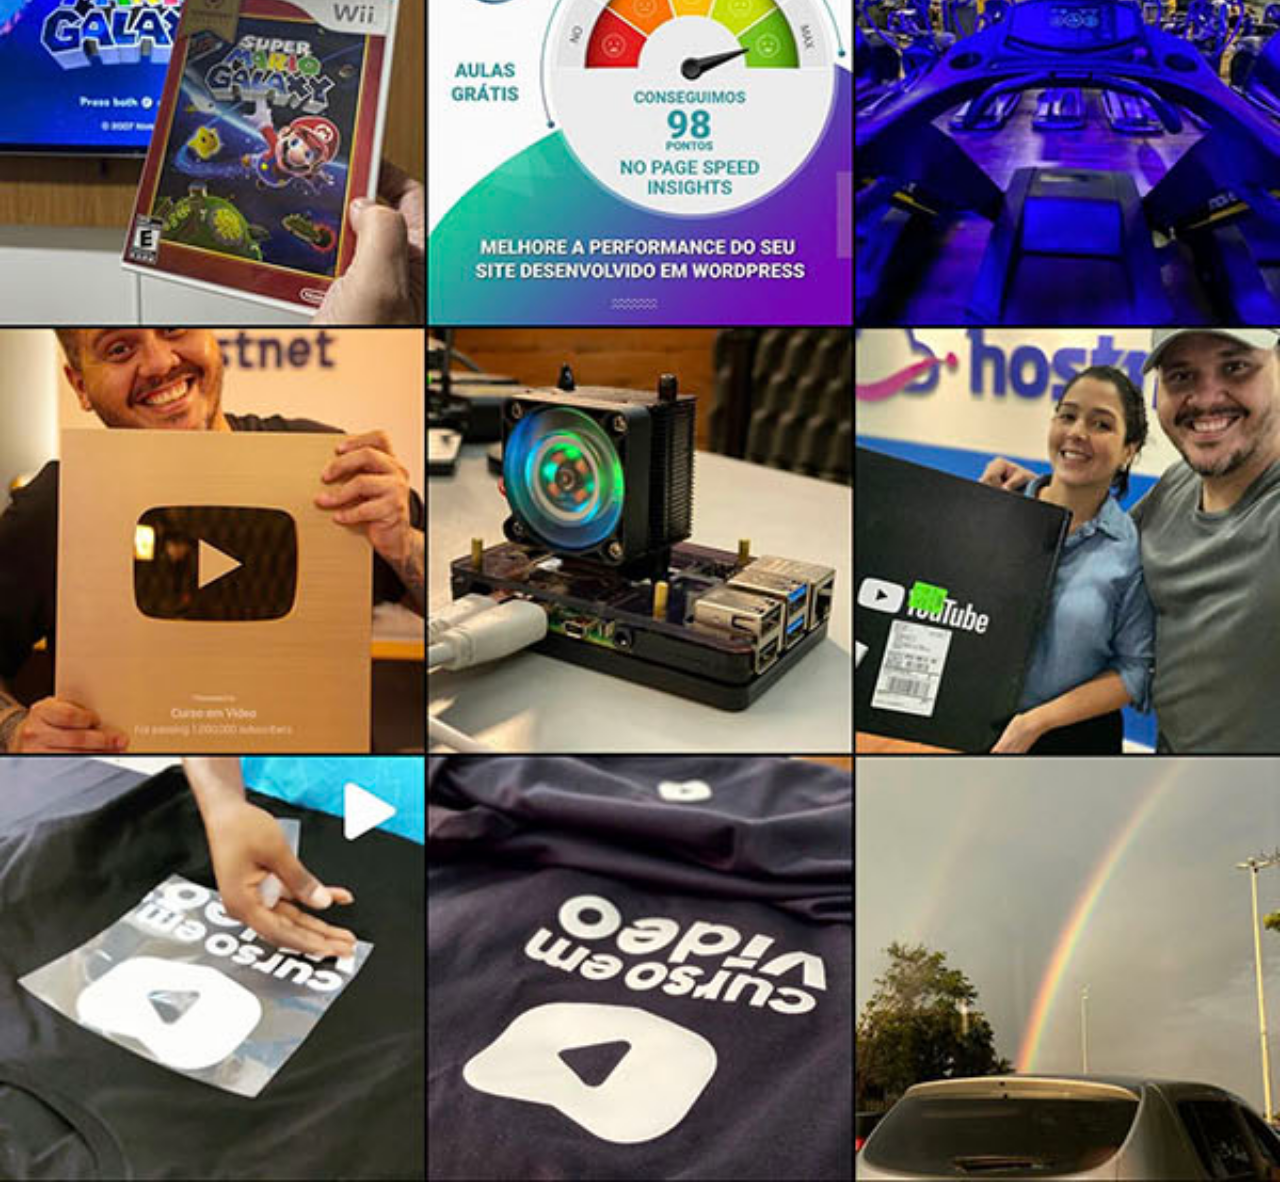
<file: insta.html>
<!DOCTYPE html>
<html lang="pt-br">
<head>
    <meta charset="UTF-8">
    <meta name="viewport" content="width=device-width, initial-scale=1.0">
    <title>Instagram</title>
    <link rel="stylesheet" href="estilos/social.css">
</head>
<body>
    <img src="imagens/tela-instagram.jpg" alt="instagram">
</body>
</html>
</file>
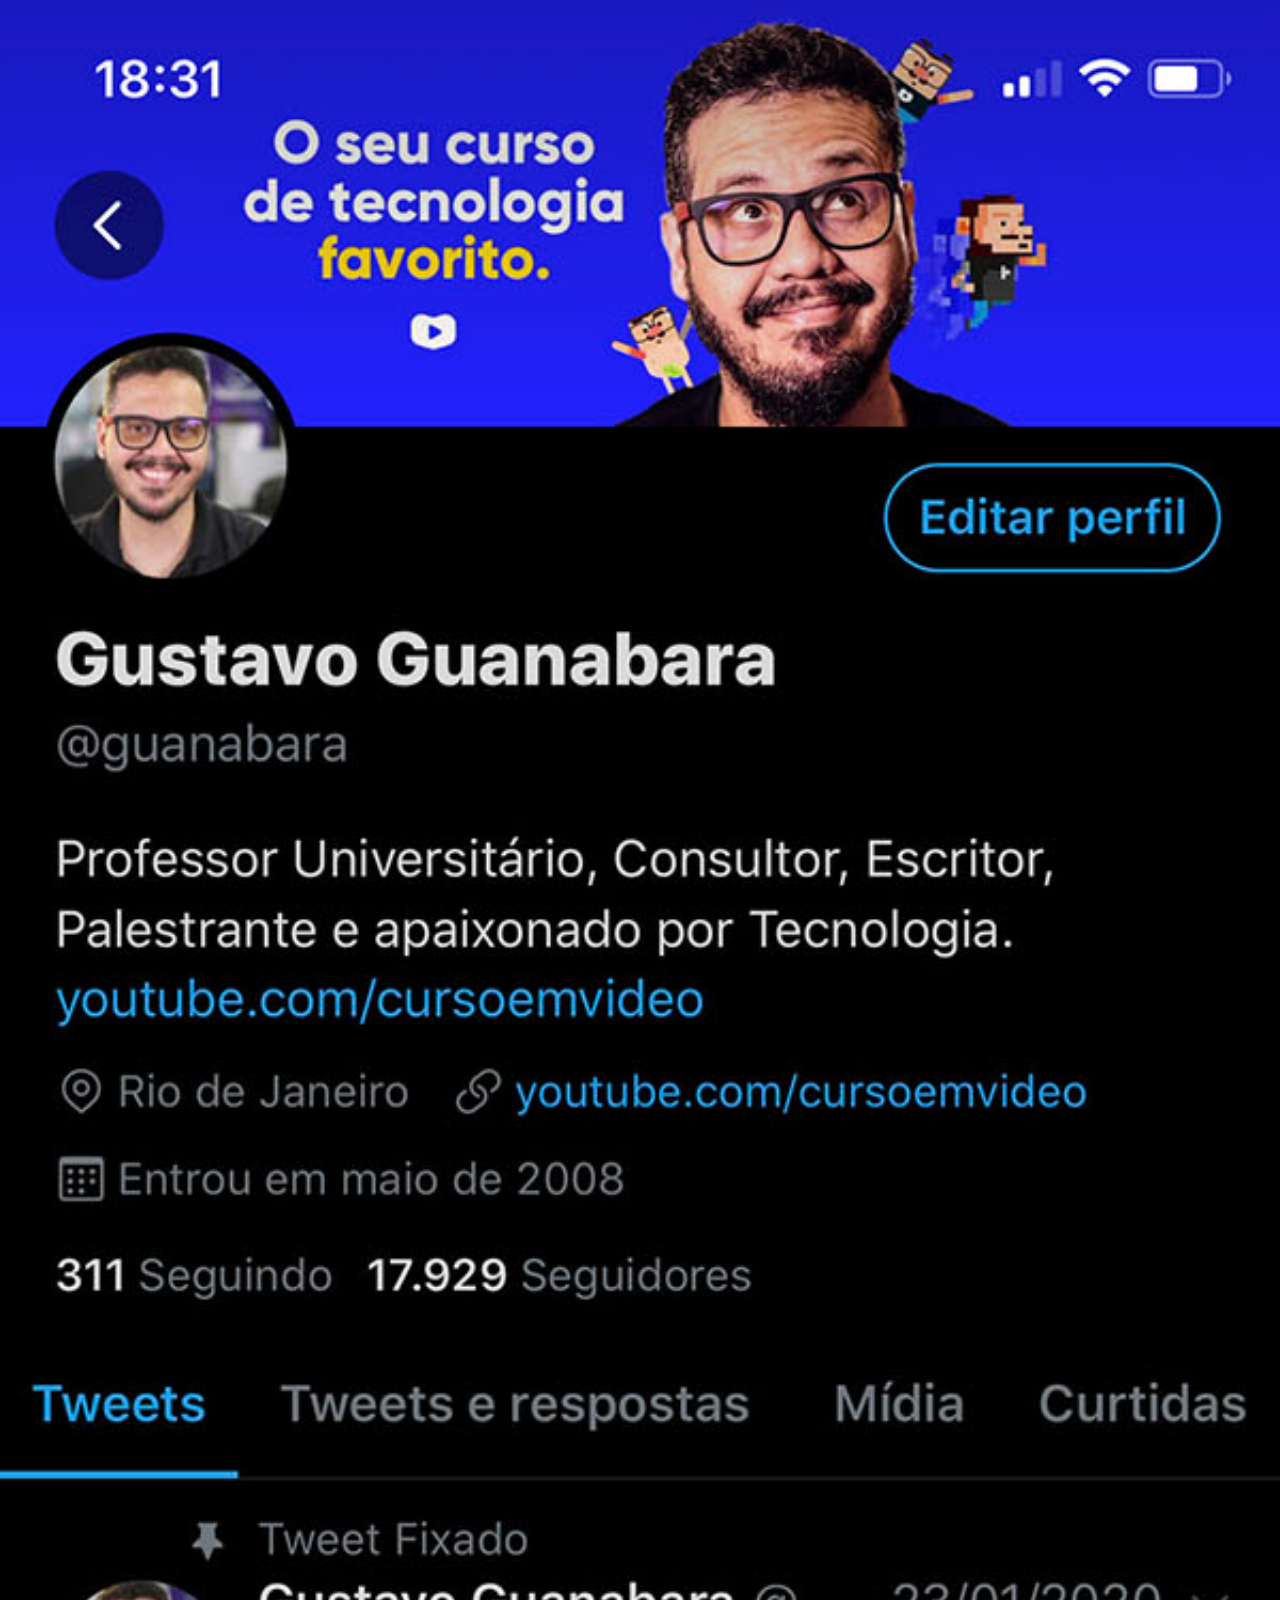
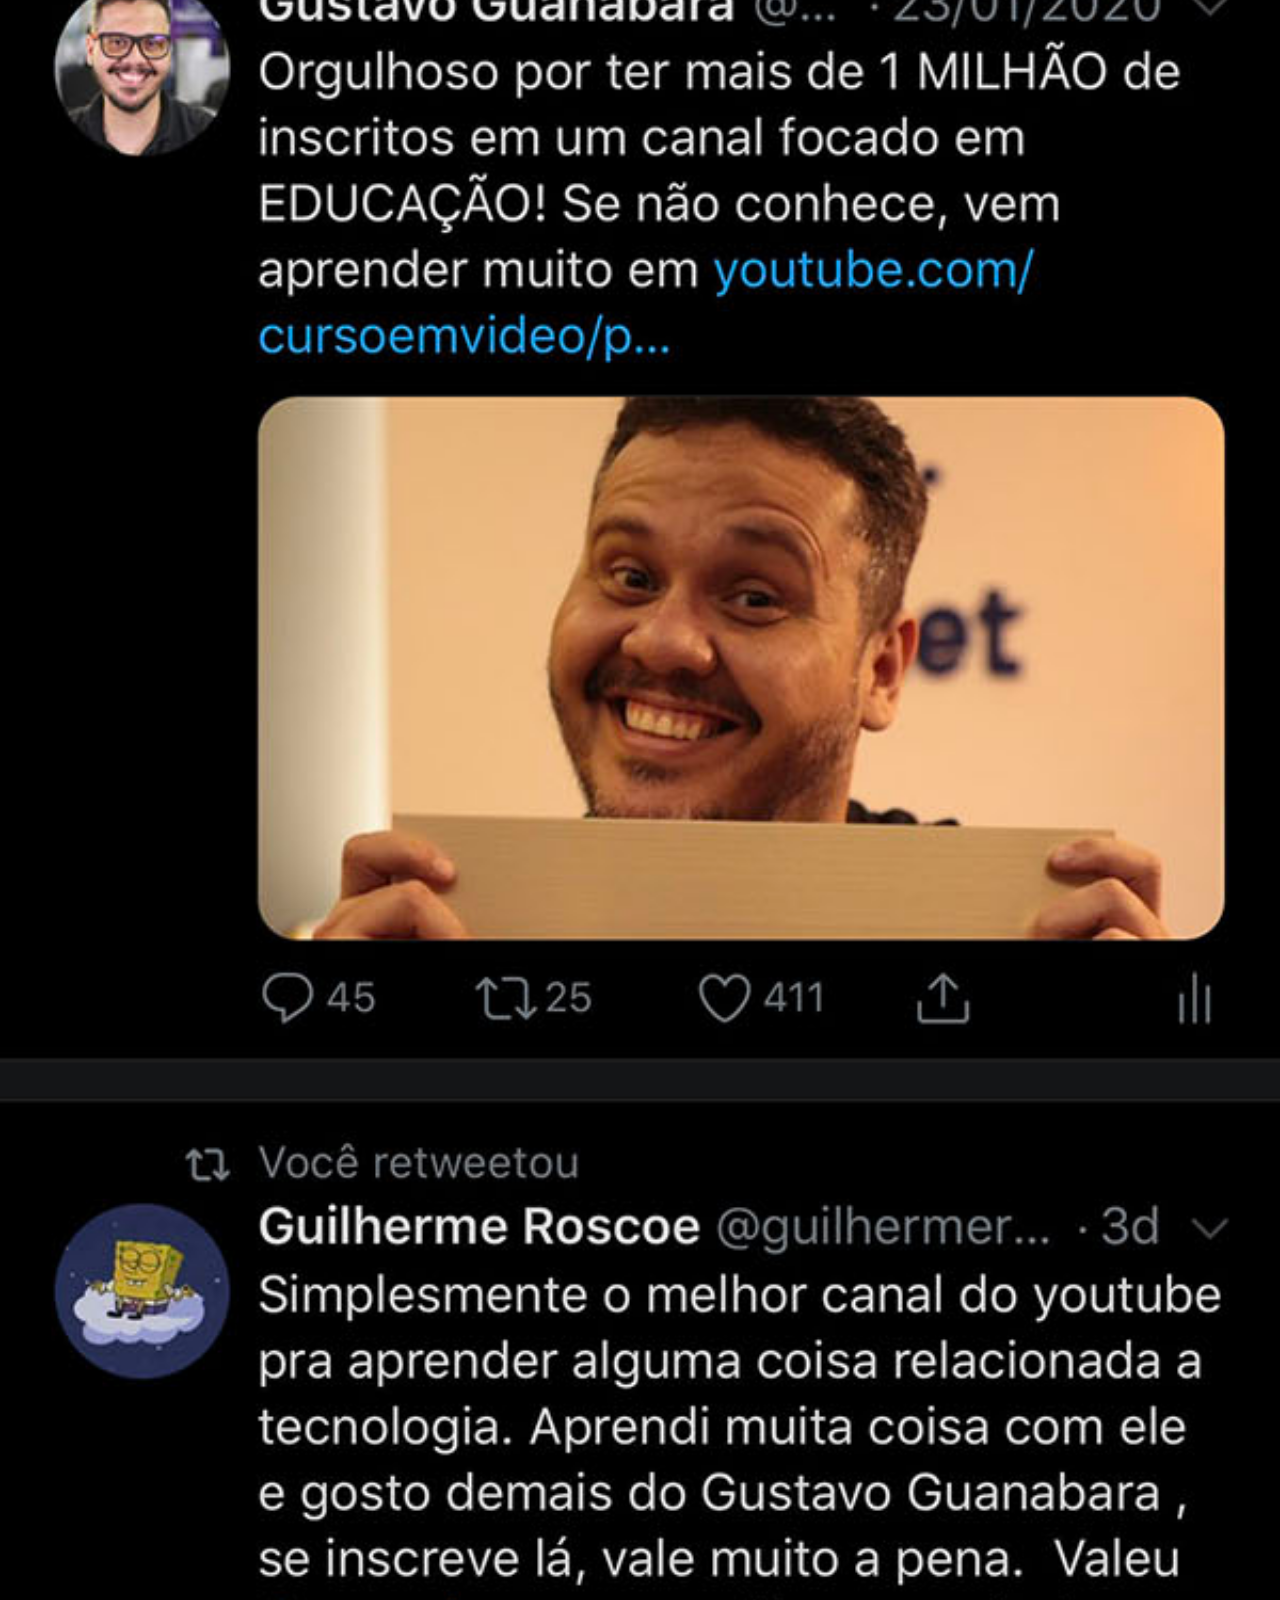
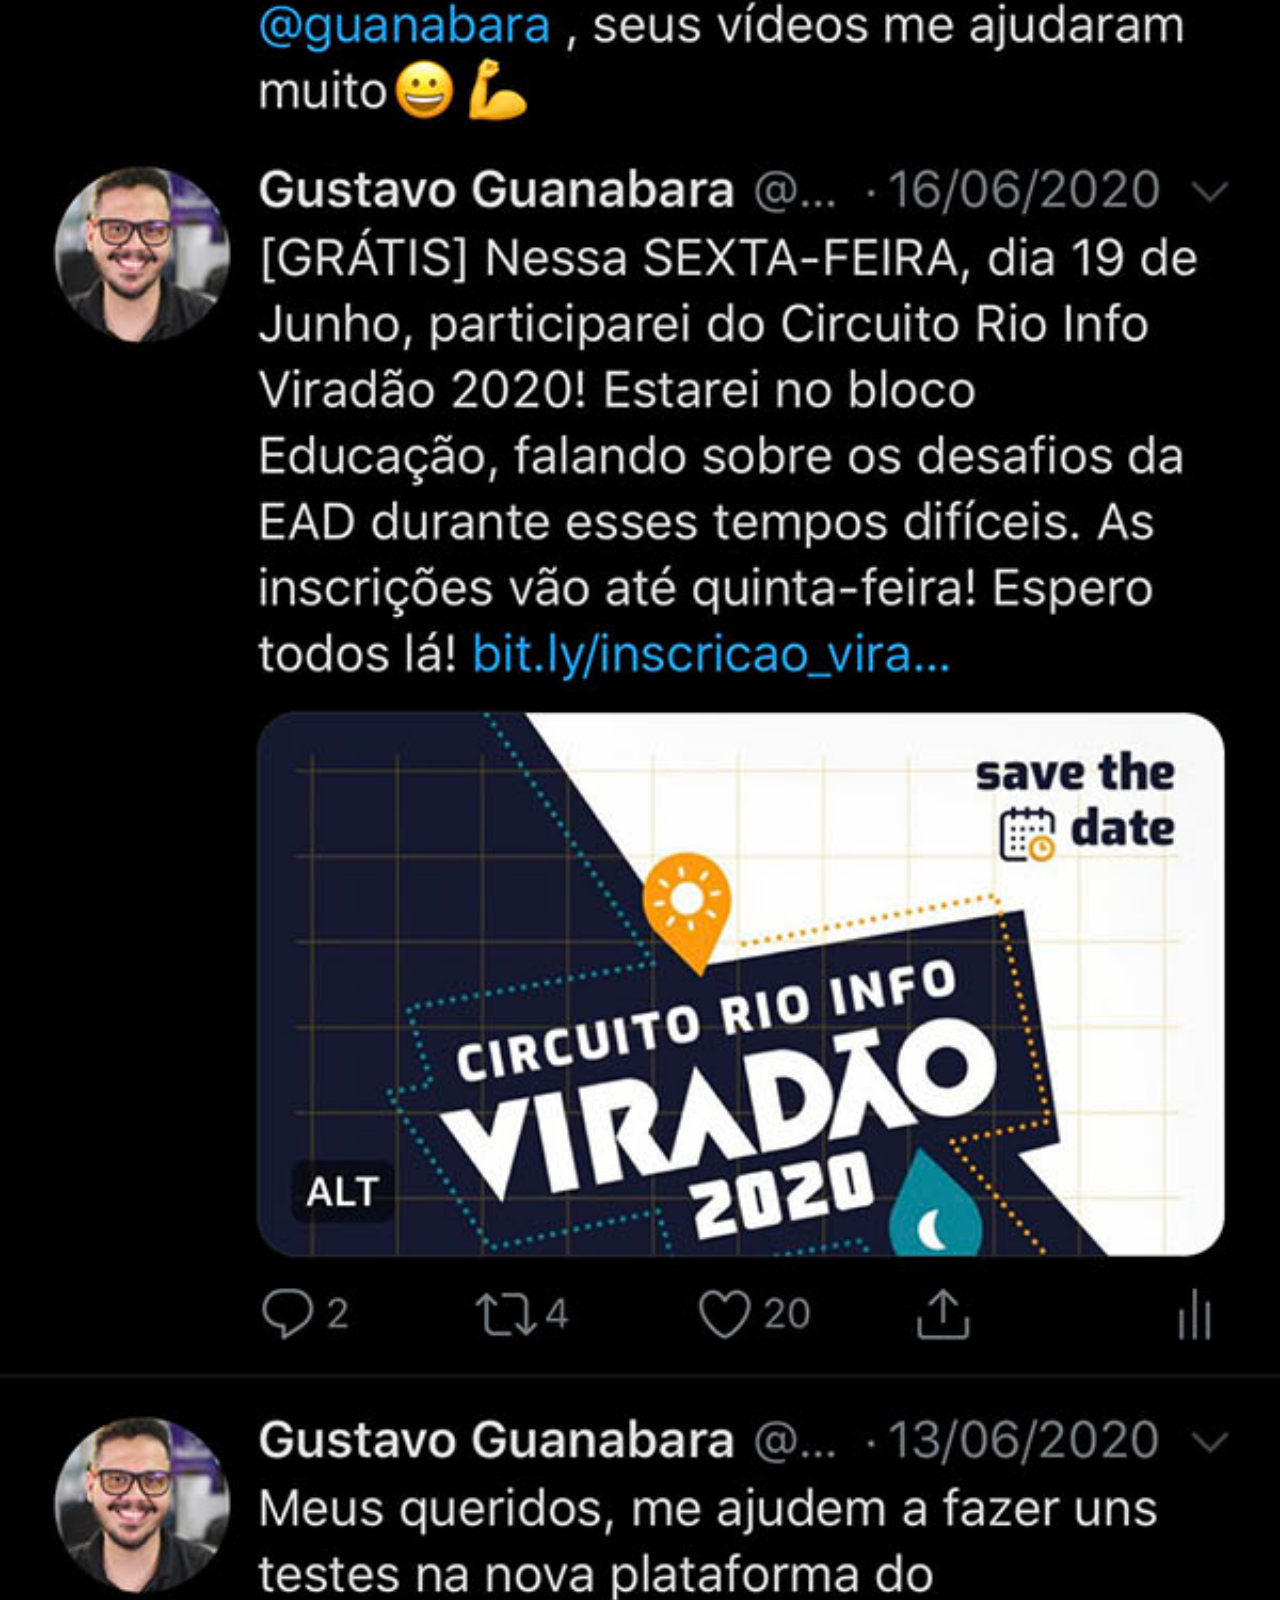
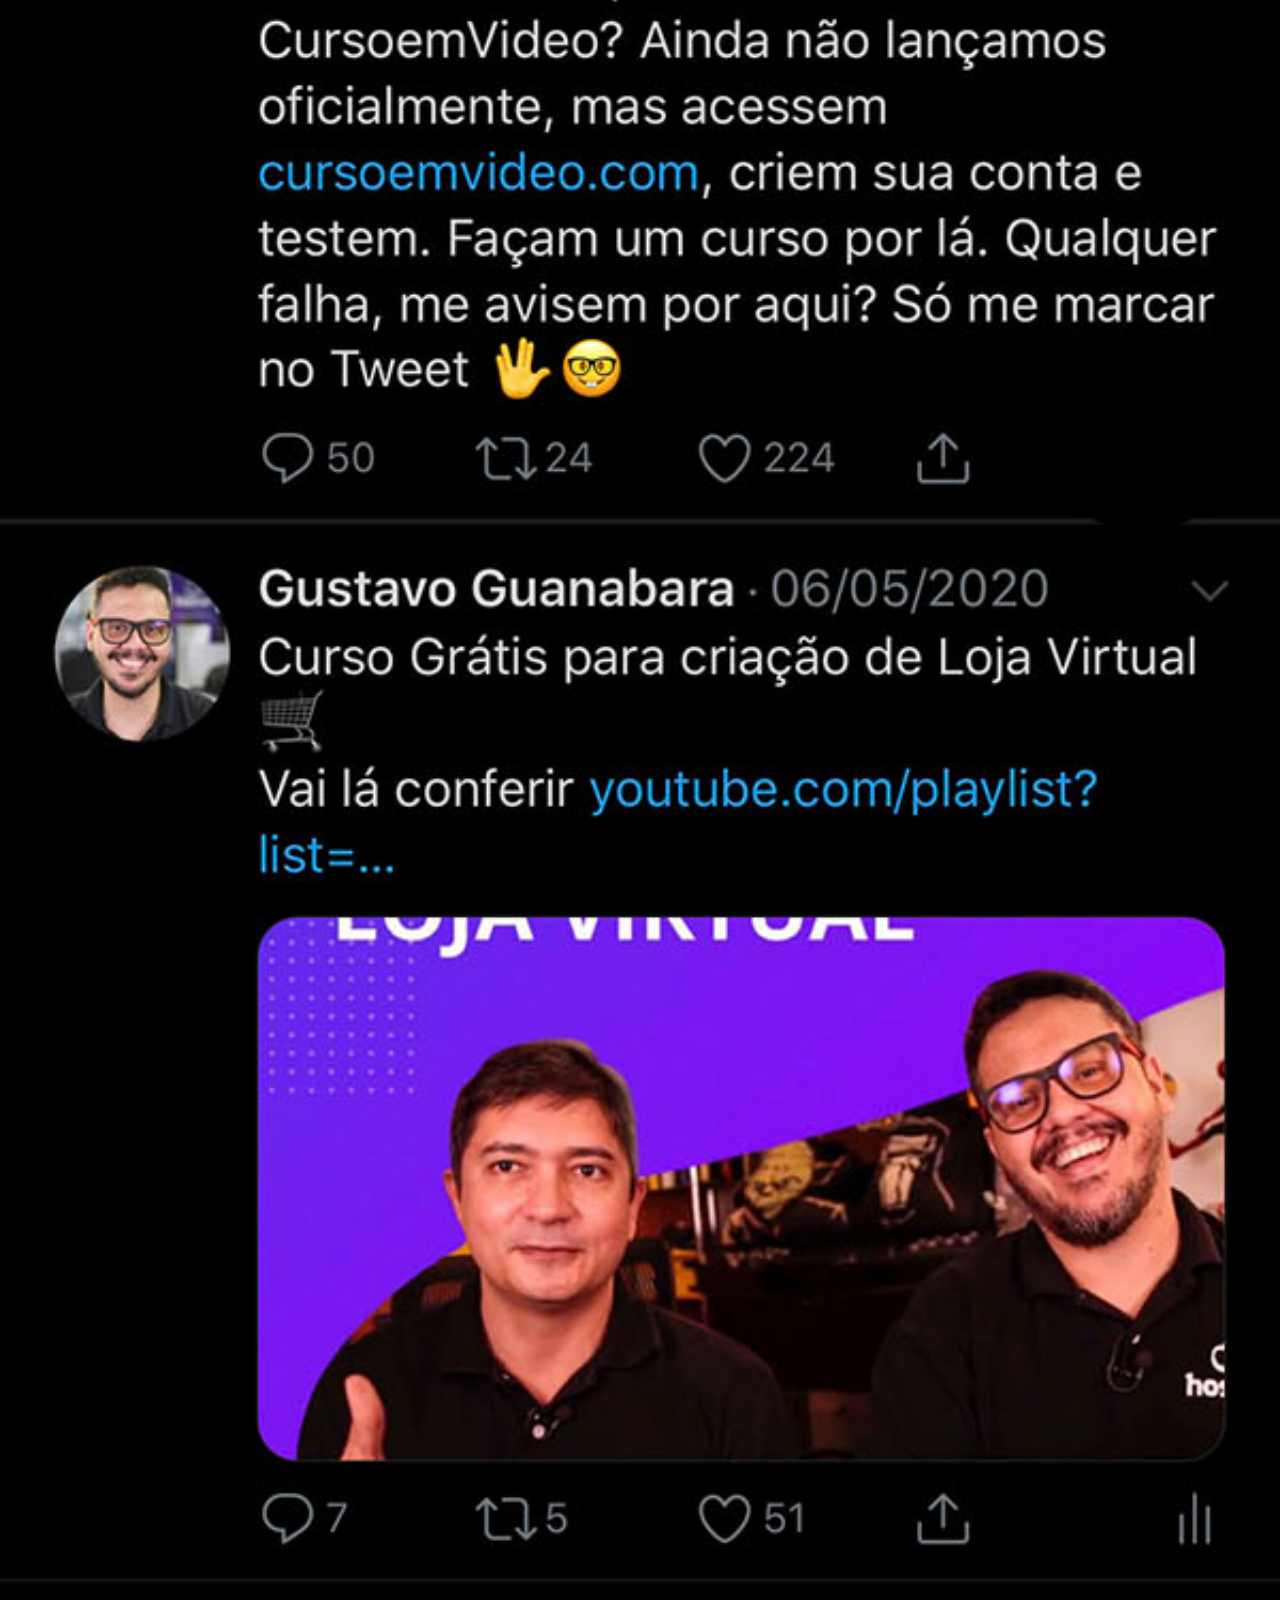
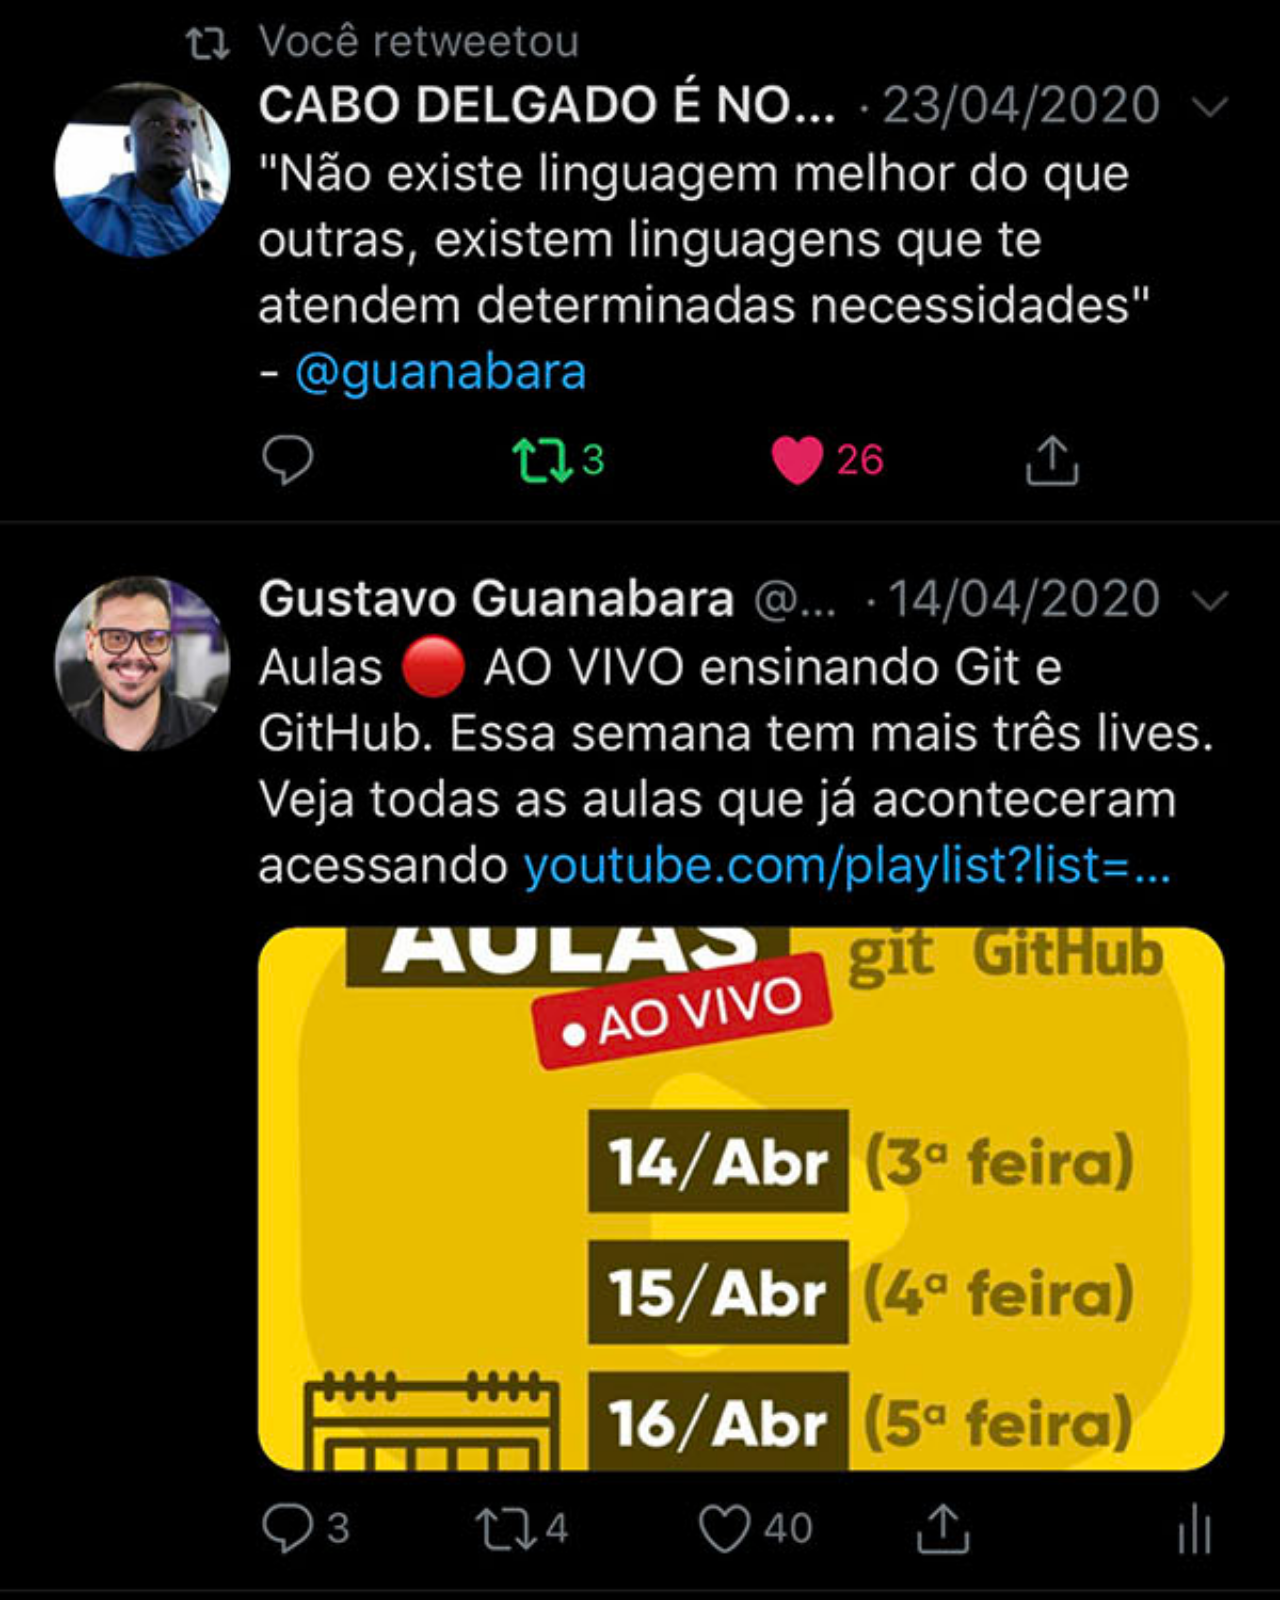
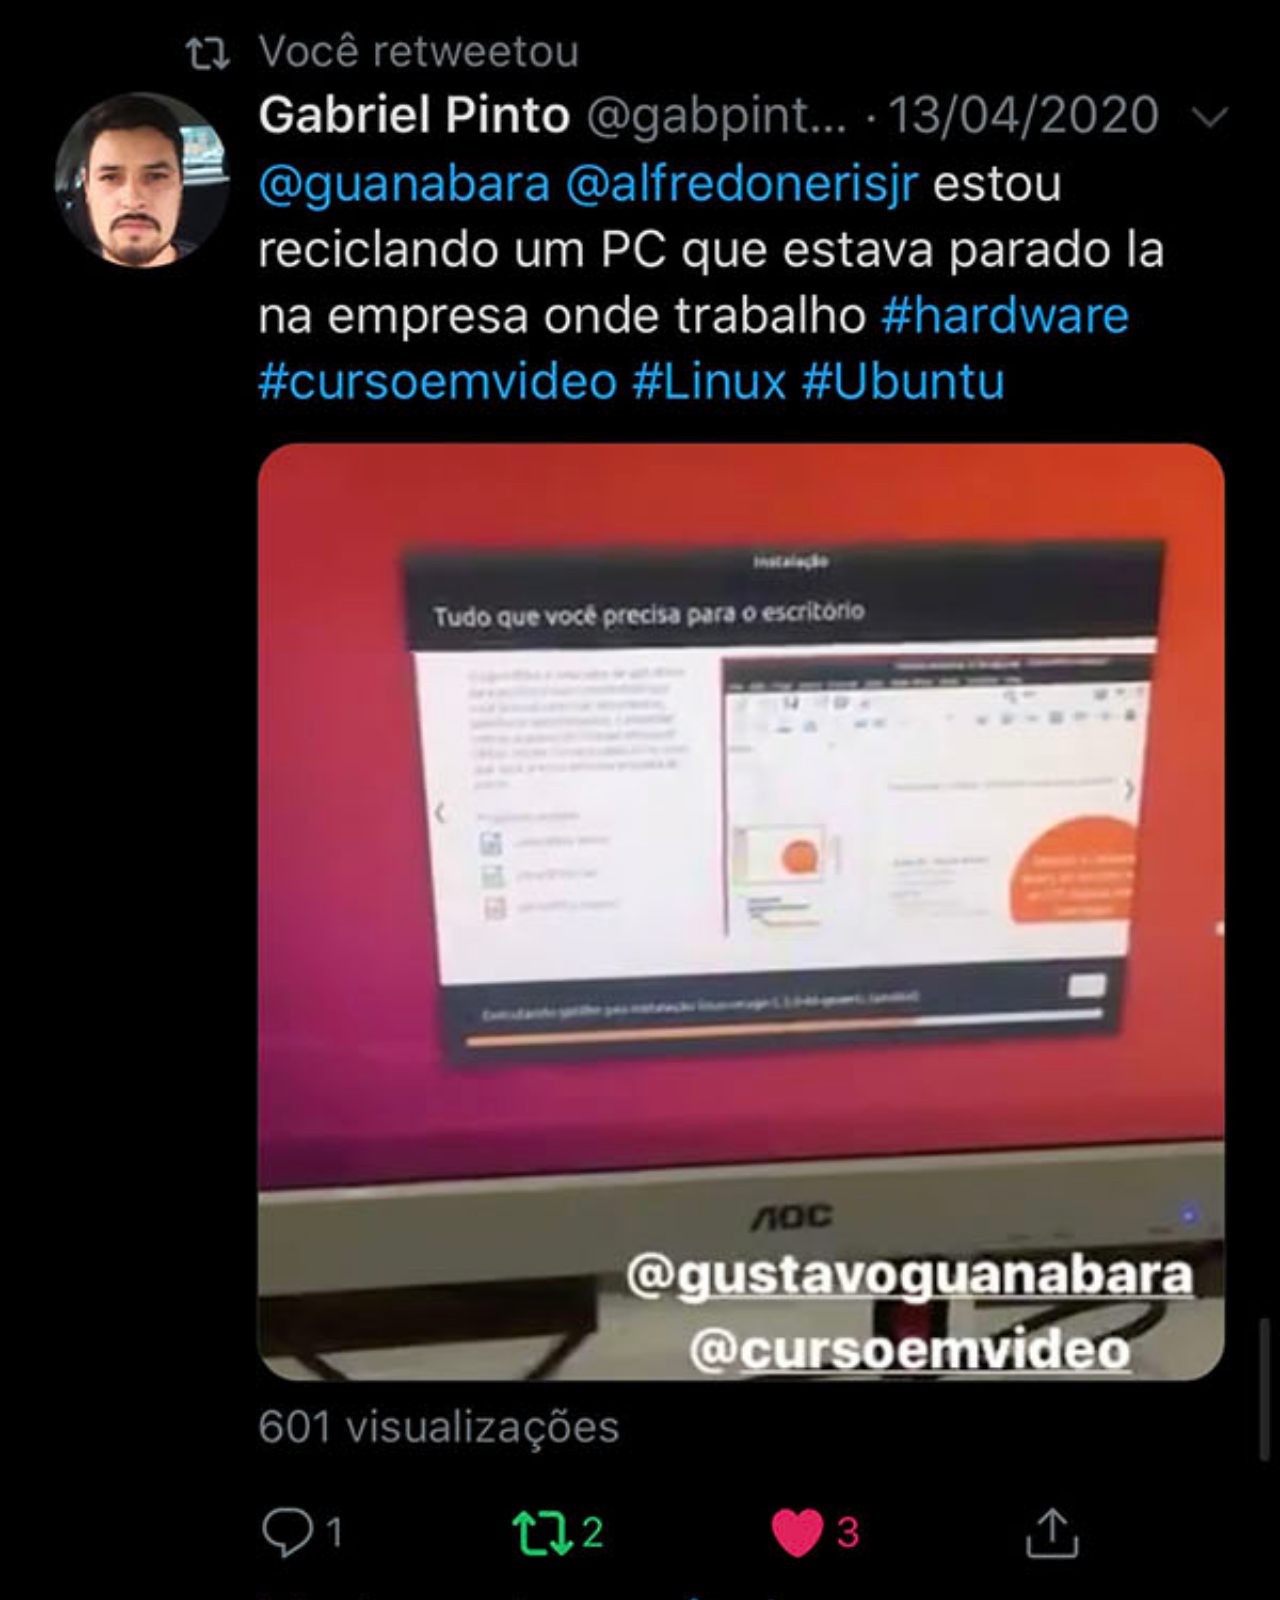
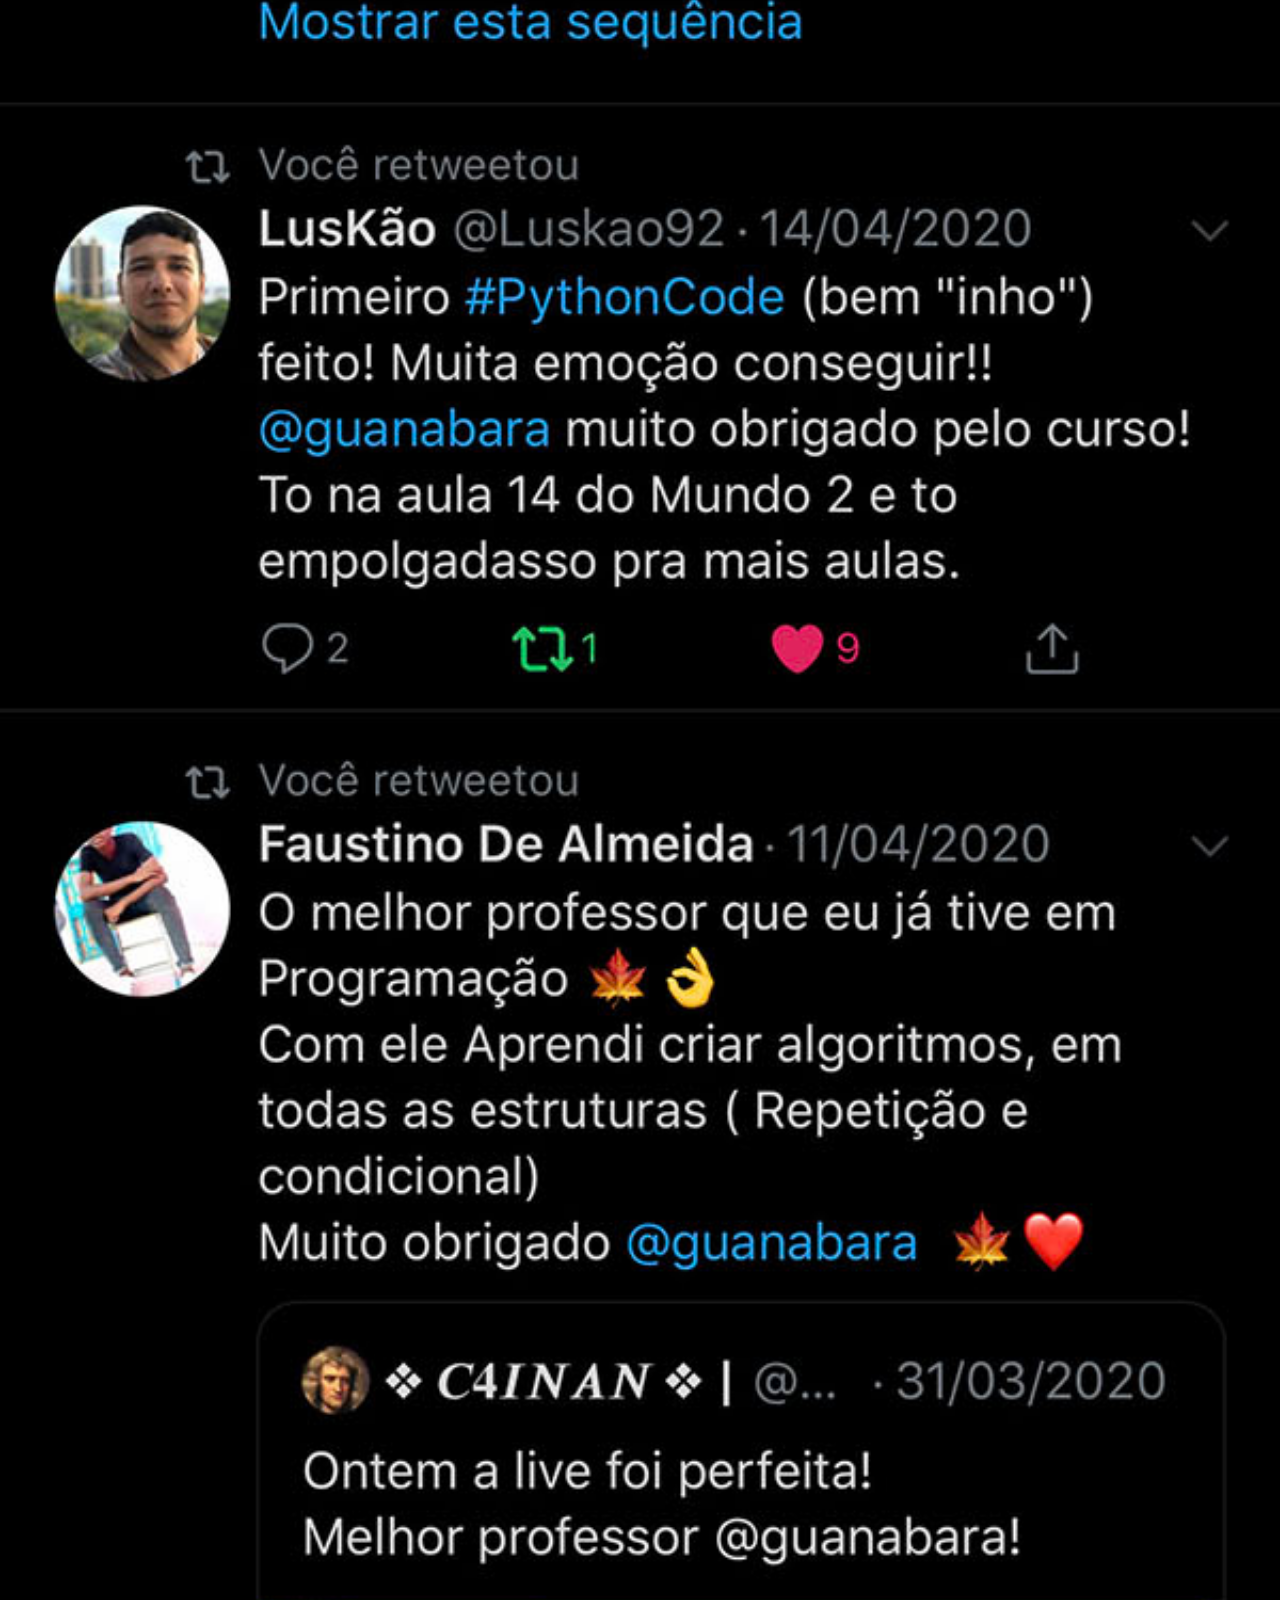
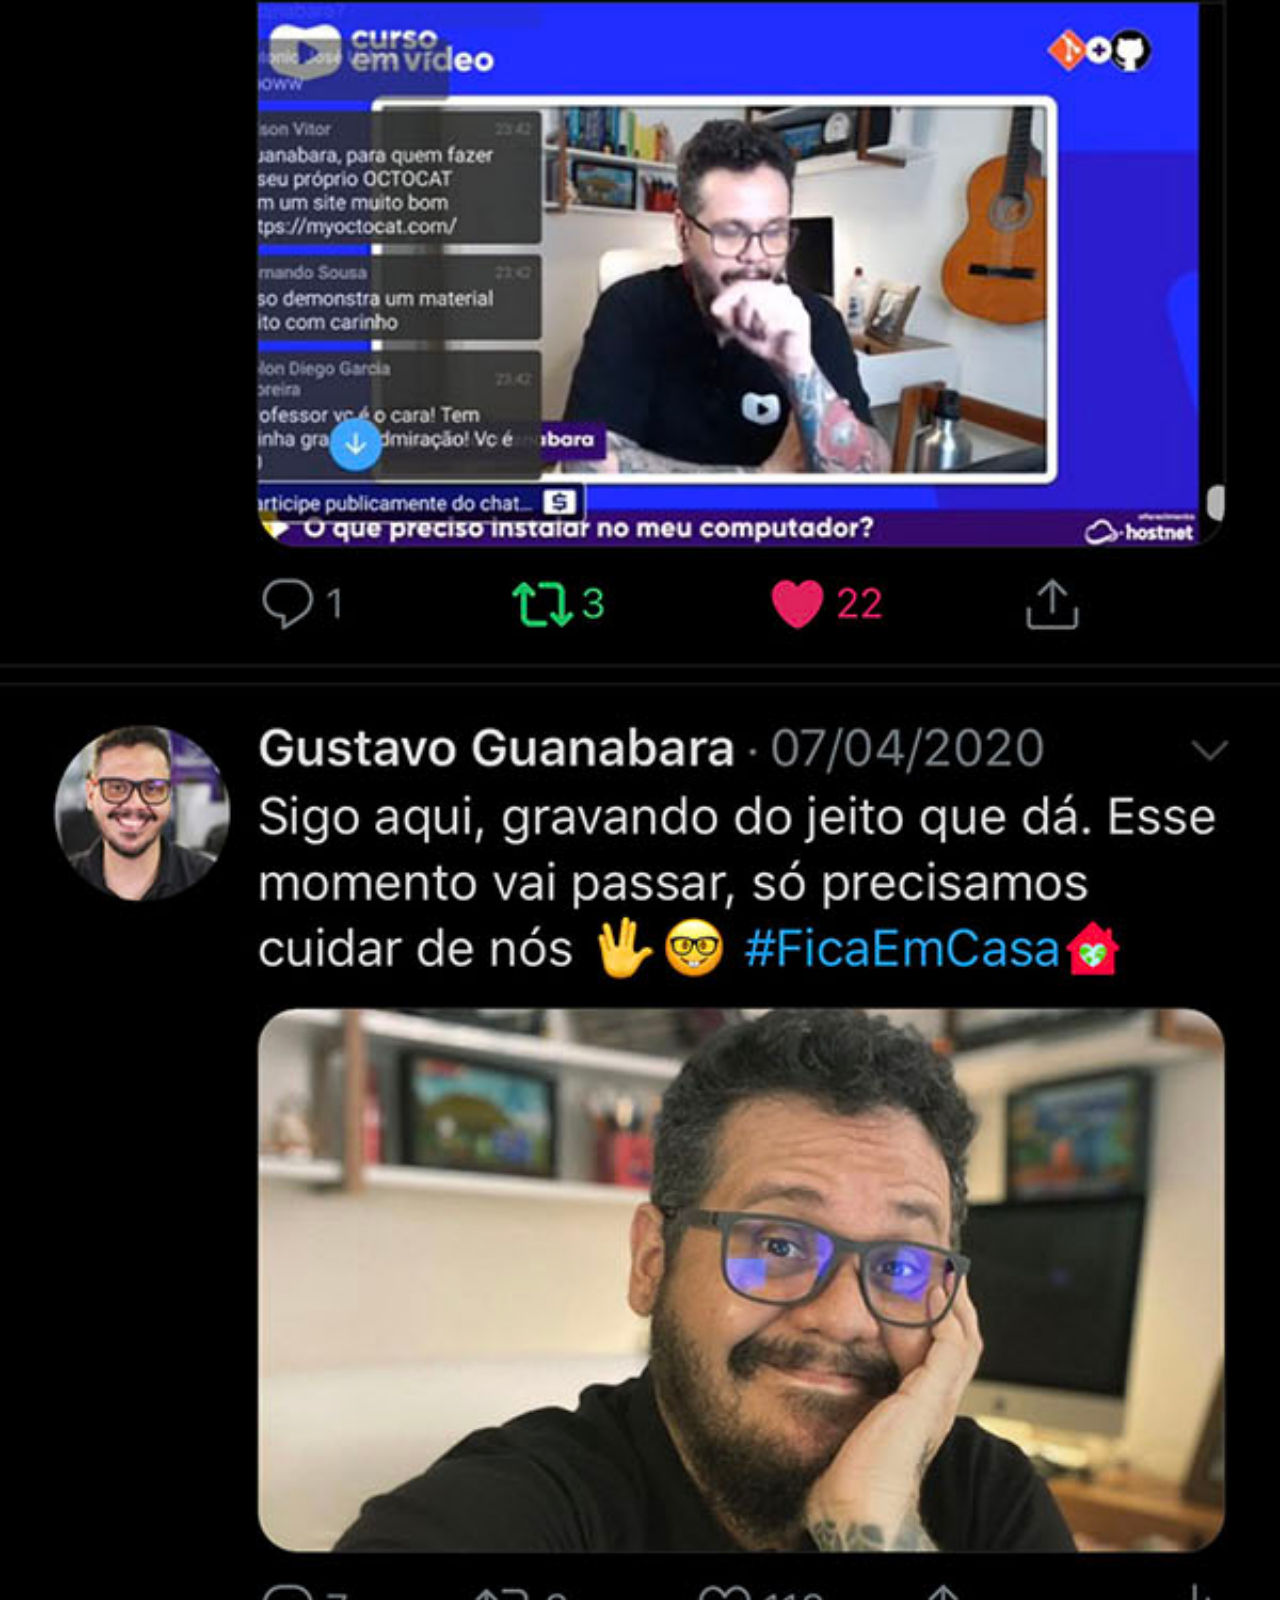
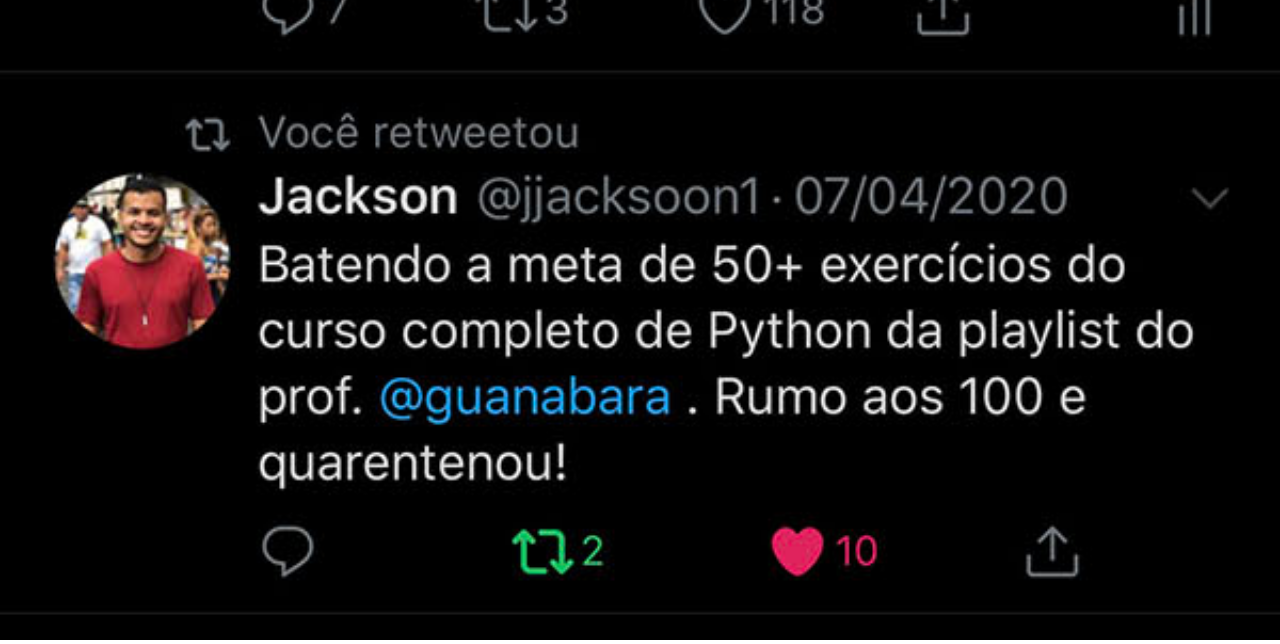
<file: twitter.html>
<!DOCTYPE html>
<html lang="pt-br">
<head>
    <meta charset="UTF-8">
    <meta name="viewport" content="width=device-width, initial-scale=1.0">
    <title>Twitter</title>
    <link rel="stylesheet" href="estilos/social.css">
</head>
<body>
    <img src="imagens/tela-twitter.jpg" alt="twitter">
</body>
</html>
</file>
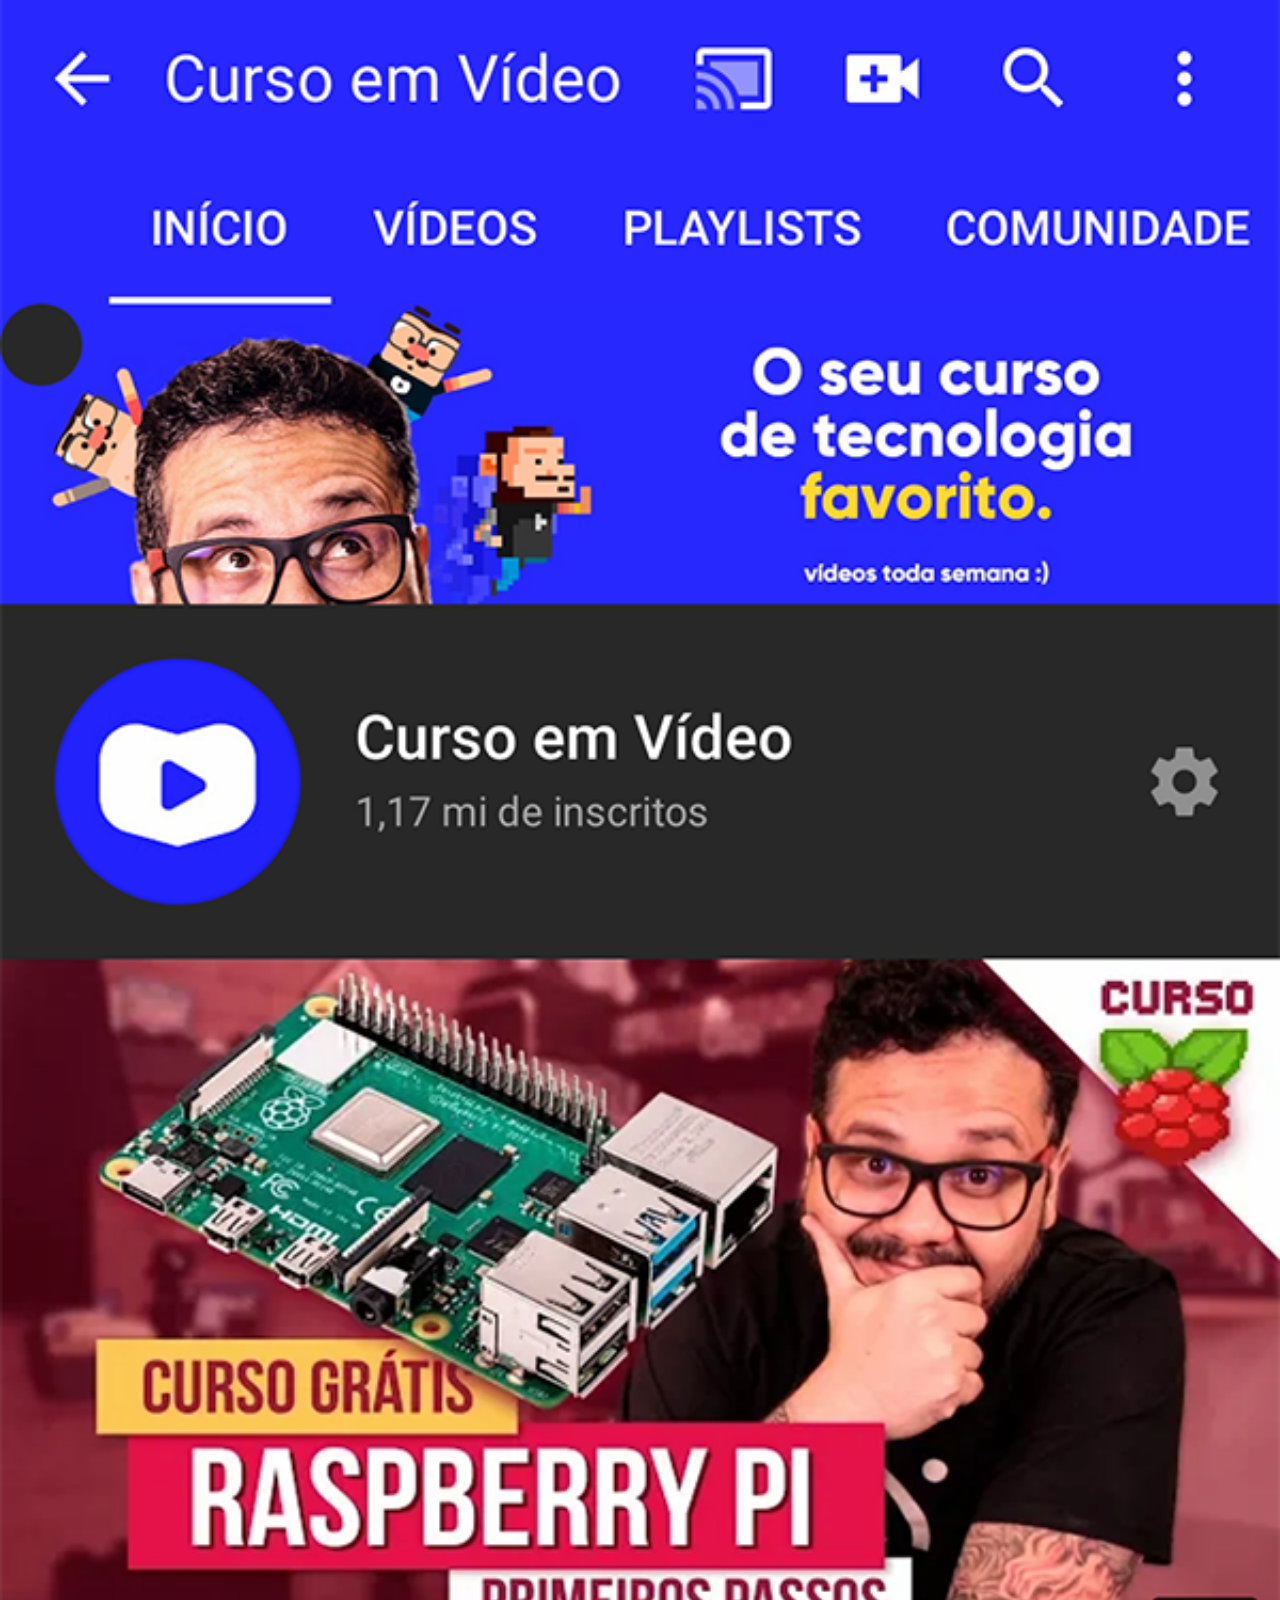
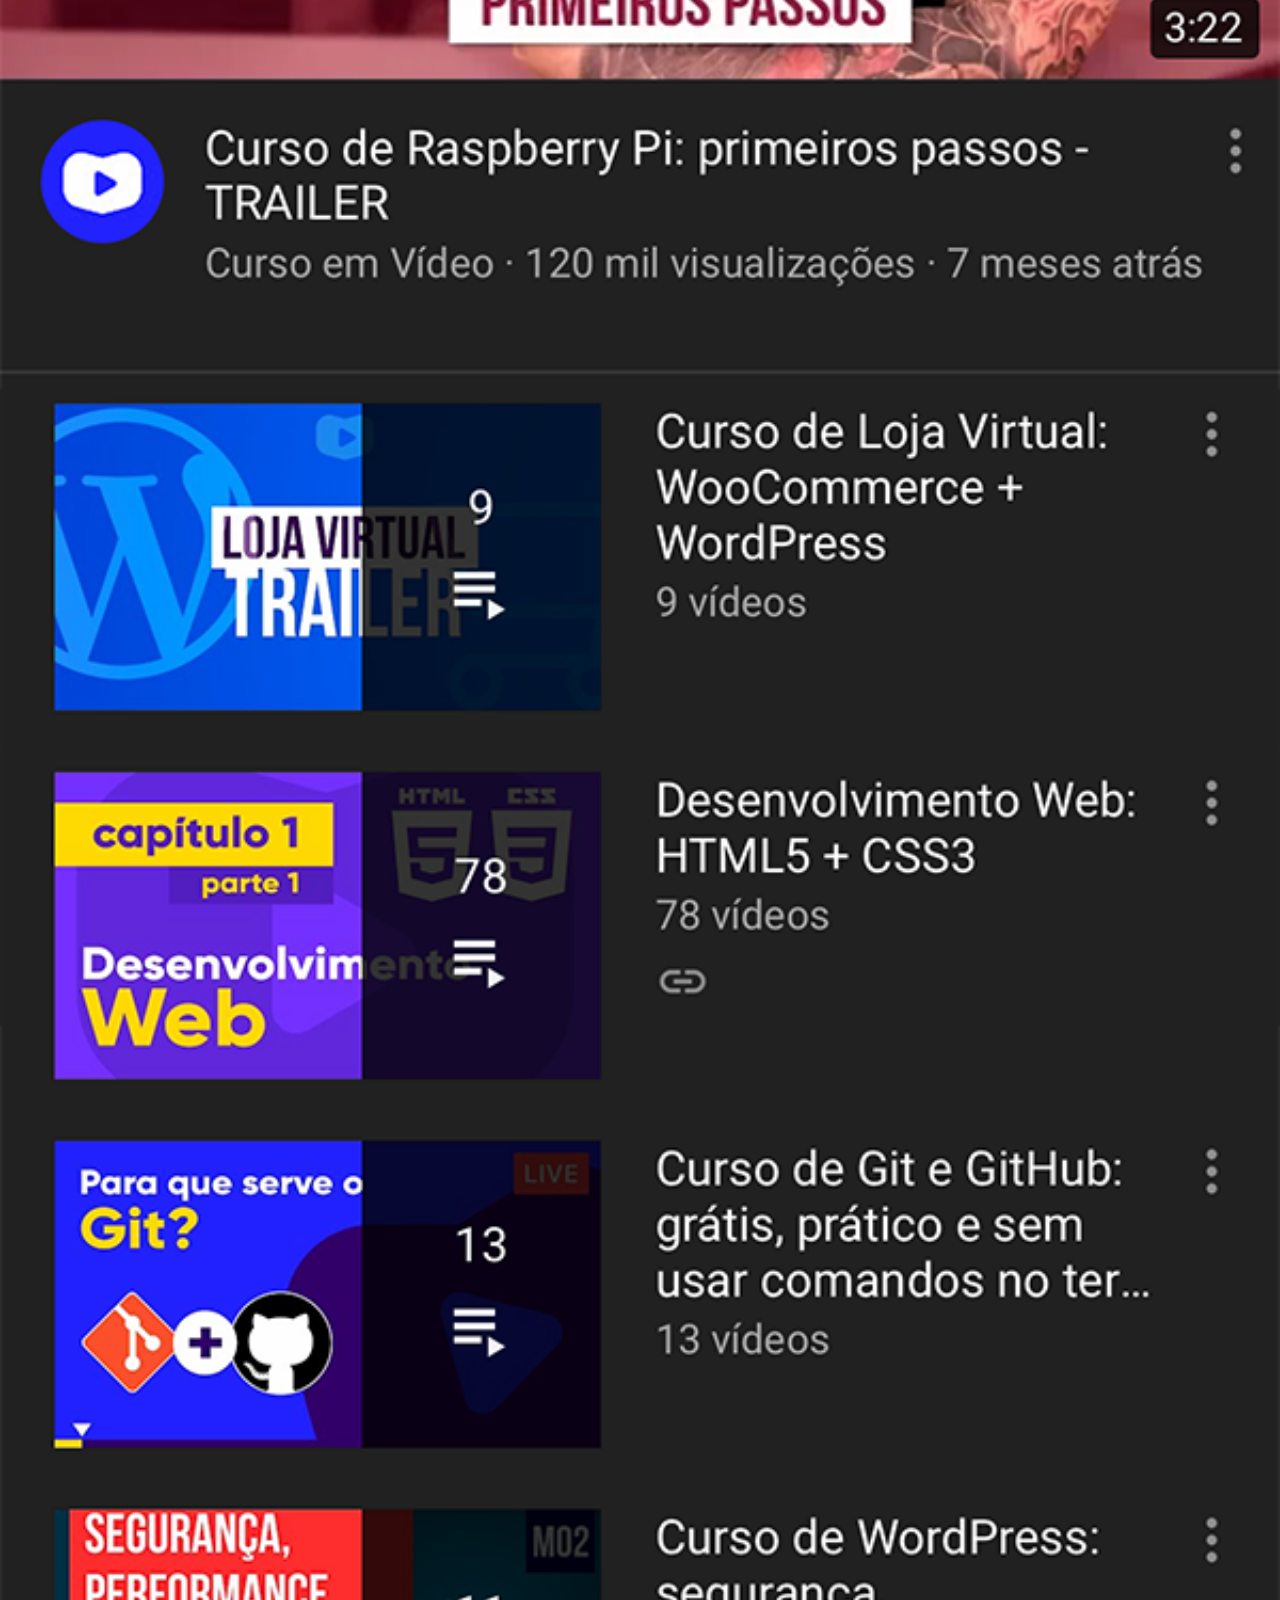
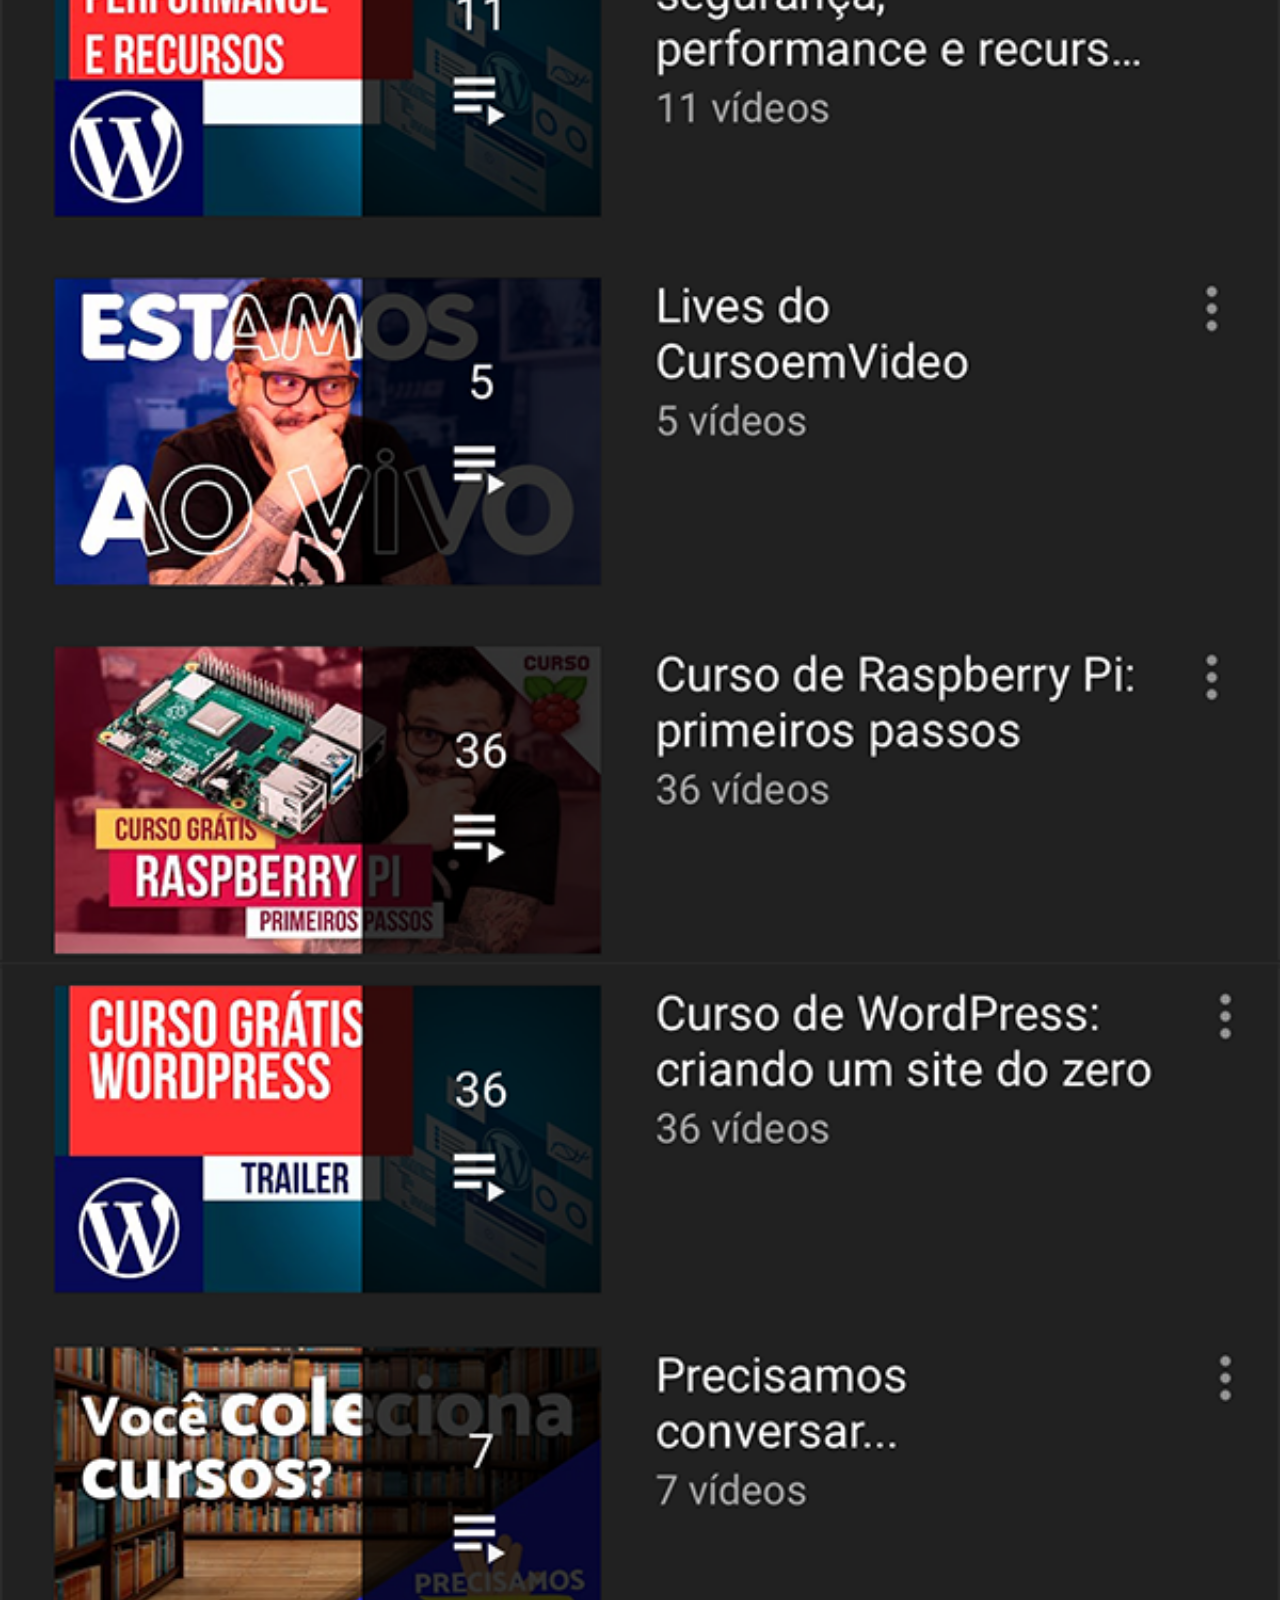
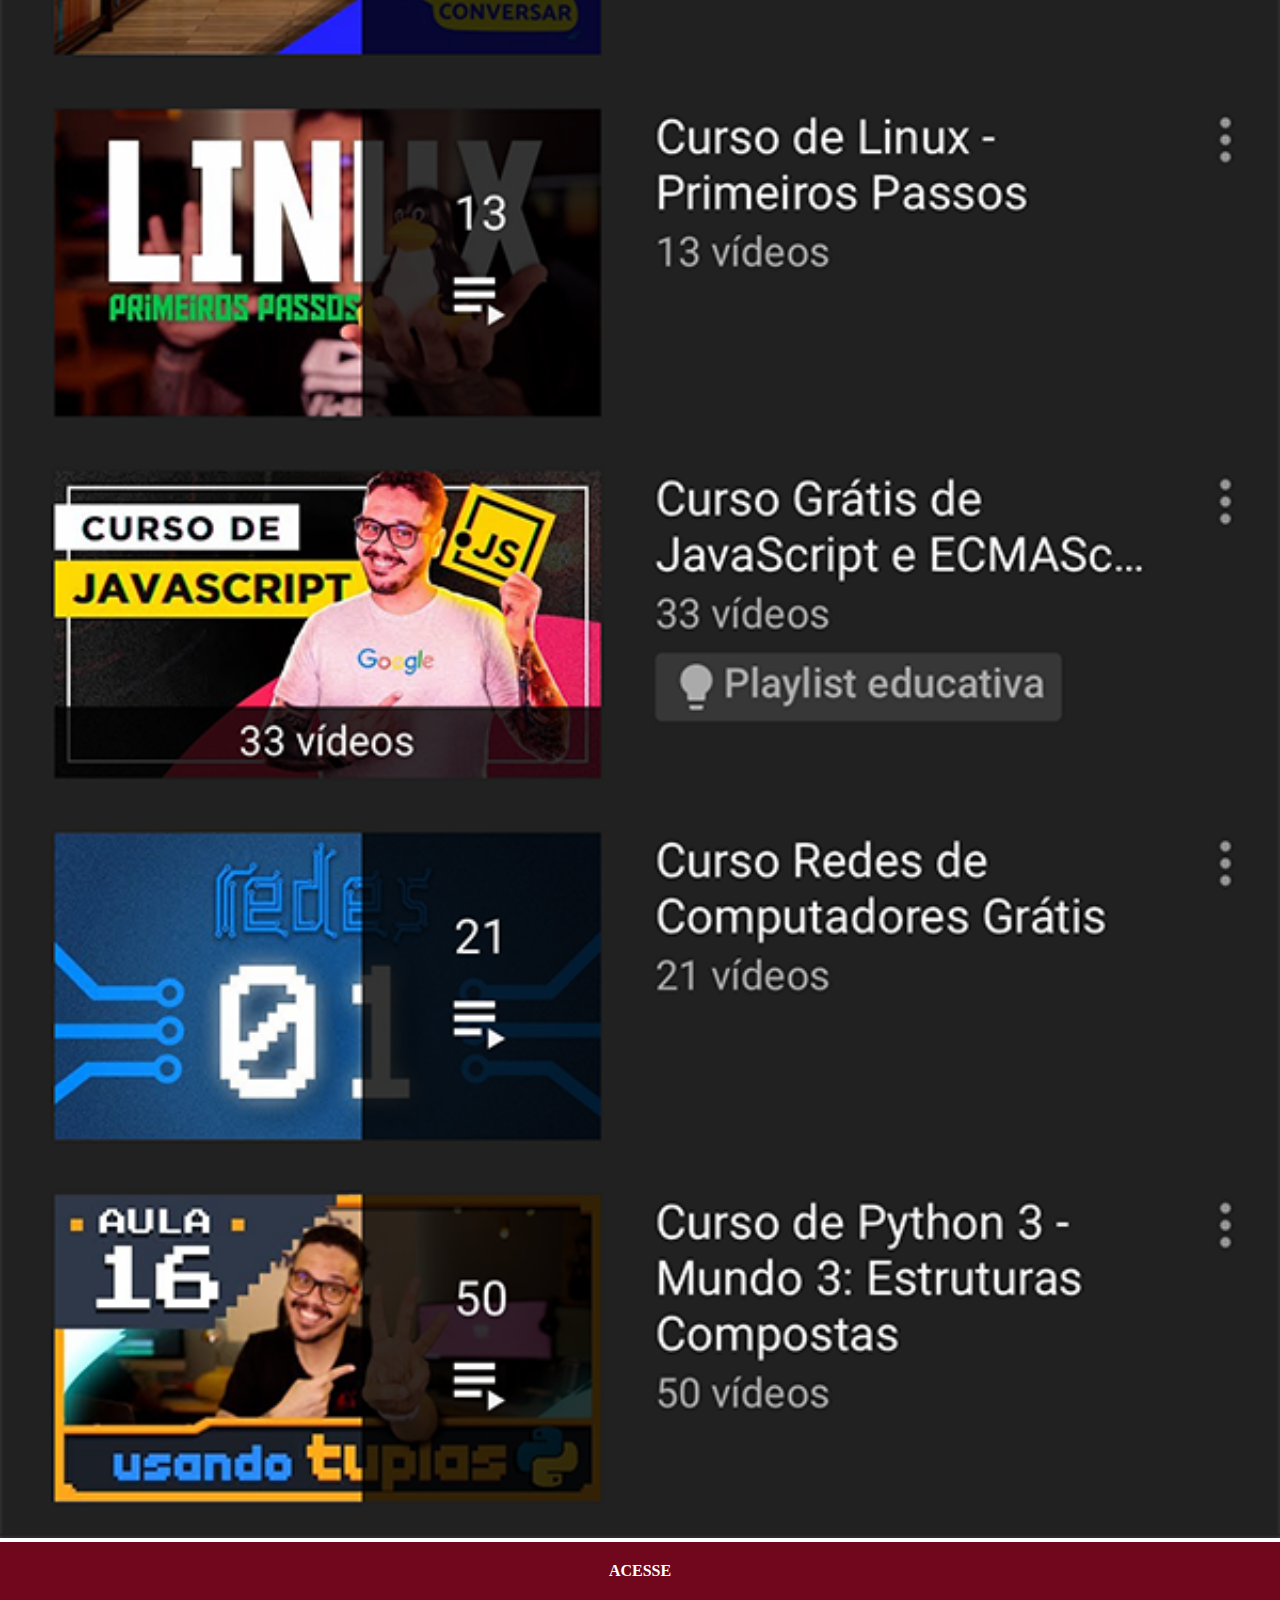
<file: yt.html>
<!DOCTYPE html>
<html lang="pt-br">
<head>
    <meta charset="UTF-8">
    <meta name="viewport" content="width=device-width, initial-scale=1.0">
    <title>youtube</title>
    <link rel="stylesheet" href="estilos/social.css">
    <style>
        *{
            margin: 0px;
            padding: 0px;
            font-family: 'Times New Roman', Times, serif;
            
        }

        ::-webkit-scrollbar {
            width: 0px;
            height: 0px;
        }


        img {
            width: 100vw;
           

        }

        a {
            display: block;
            text-align: center;
            background-color: rgb(112, 7, 28);
            color:white;
            padding: 20px;
            font-weight: bolder;
            text-decoration: none;
        }

        a:hover {
            background-color: red;
        }
    </style>
</head>
<body>
    <img src="imagens/tela-youtube.png" alt="yt">
    <a href="" target="_blank">ACESSE</a>
</body>
</html>
</file>
<file: estilos/style.css>
@charset "UTF";

* {
    margin: 0px;
    padding: 0px;
    font-family: Arial, Helvetica, sans-serif;
}

html , body {
    height:100vh ;
    width:100vw ;
    background-color: black;
}

body {
    background: url('../imagens/fundo-madeira.jpg') no-repeat top center;
    background-attachment: fixed;
    background-size: cover;
    overflow: hidden;
}

main {
    height: 100vh;
    position: relative;
}

section#telefone {
    position: absolute;
    background: url('../imagens/frame-iphone.png') no-repeat;
    top: 50%;
    left: 50%;
    transform: translate(-50%, -50%);
    height: 400px;
    width: 200px;
    background-size: contain;
}

iframe#tela {
    background-color: black;
    position: absolute; /* Usando position absolute para centralizar melhor */
    top: 50%;
    left: 50%;
    transform: translate(-50%, -50%); /* Centraliza o iframe dentro do celular */
    width: 86%; /* Tornando o tamanho do iframe mais responsivo */
    height: 78%; /* Tornando o tamanho do iframe mais responsivo */
    background: url('../imagens/tela-home.jpg') no-repeat center center;
    background-size: cover; /* A imagem cobre todo o iframe */
    border-radius: 8px;
}

section#redes-sociais {
    flex-direction: column; 
    align-items: flex-end;
    display: flex;
    
}

section#redes-sociais img {
    width: 50px;
    margin: 10px;
    border-radius: 50%;
    box-shadow: 2px 2px 2px black;
    box-sizing: border-box;
    display: block;  
    transition: transform 0.5s, border-color 0.5s;
}

section#redes-sociais img:hover {
    border: solid white ;
    transform: translate(-5px, -5px);
    box-shadow: 5px, 5px, 10px black;

}
</file>
<file: estilos/social.css>
@charset "UTF-8" ;

*{
    margin: 0px;
    padding: 0px;
    font-family: 'Times New Roman', Times, serif;
    
}

::-webkit-scrollbar {
    width: 0px;
    height: 0px;
}


img {
    width: 100vw;
   

}

a {
    display: block;
    text-align: center;
    background-color: rgb(112, 7, 28);
    color:white;
    padding: 20px;
    font-weight: bolder;
    text-decoration: none;
}

a:hover {
    background-color: red;
}
</file>
